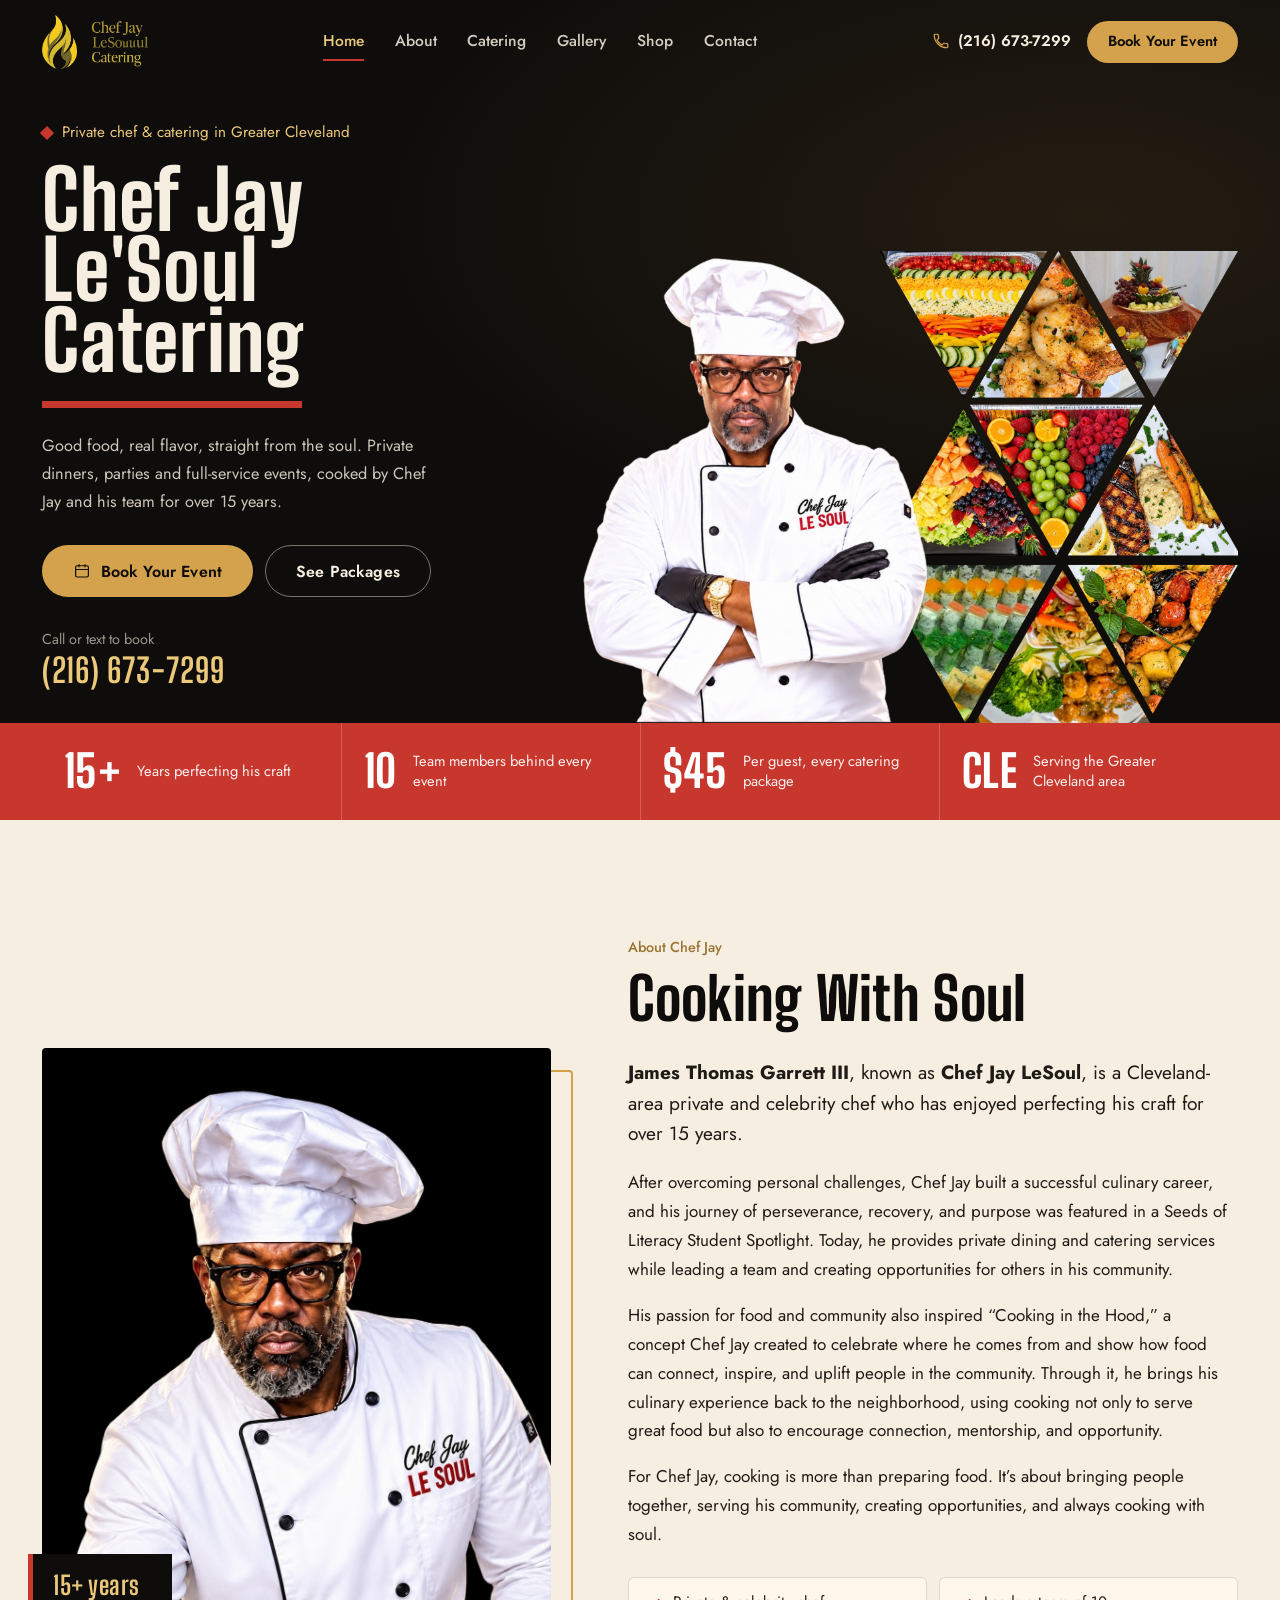
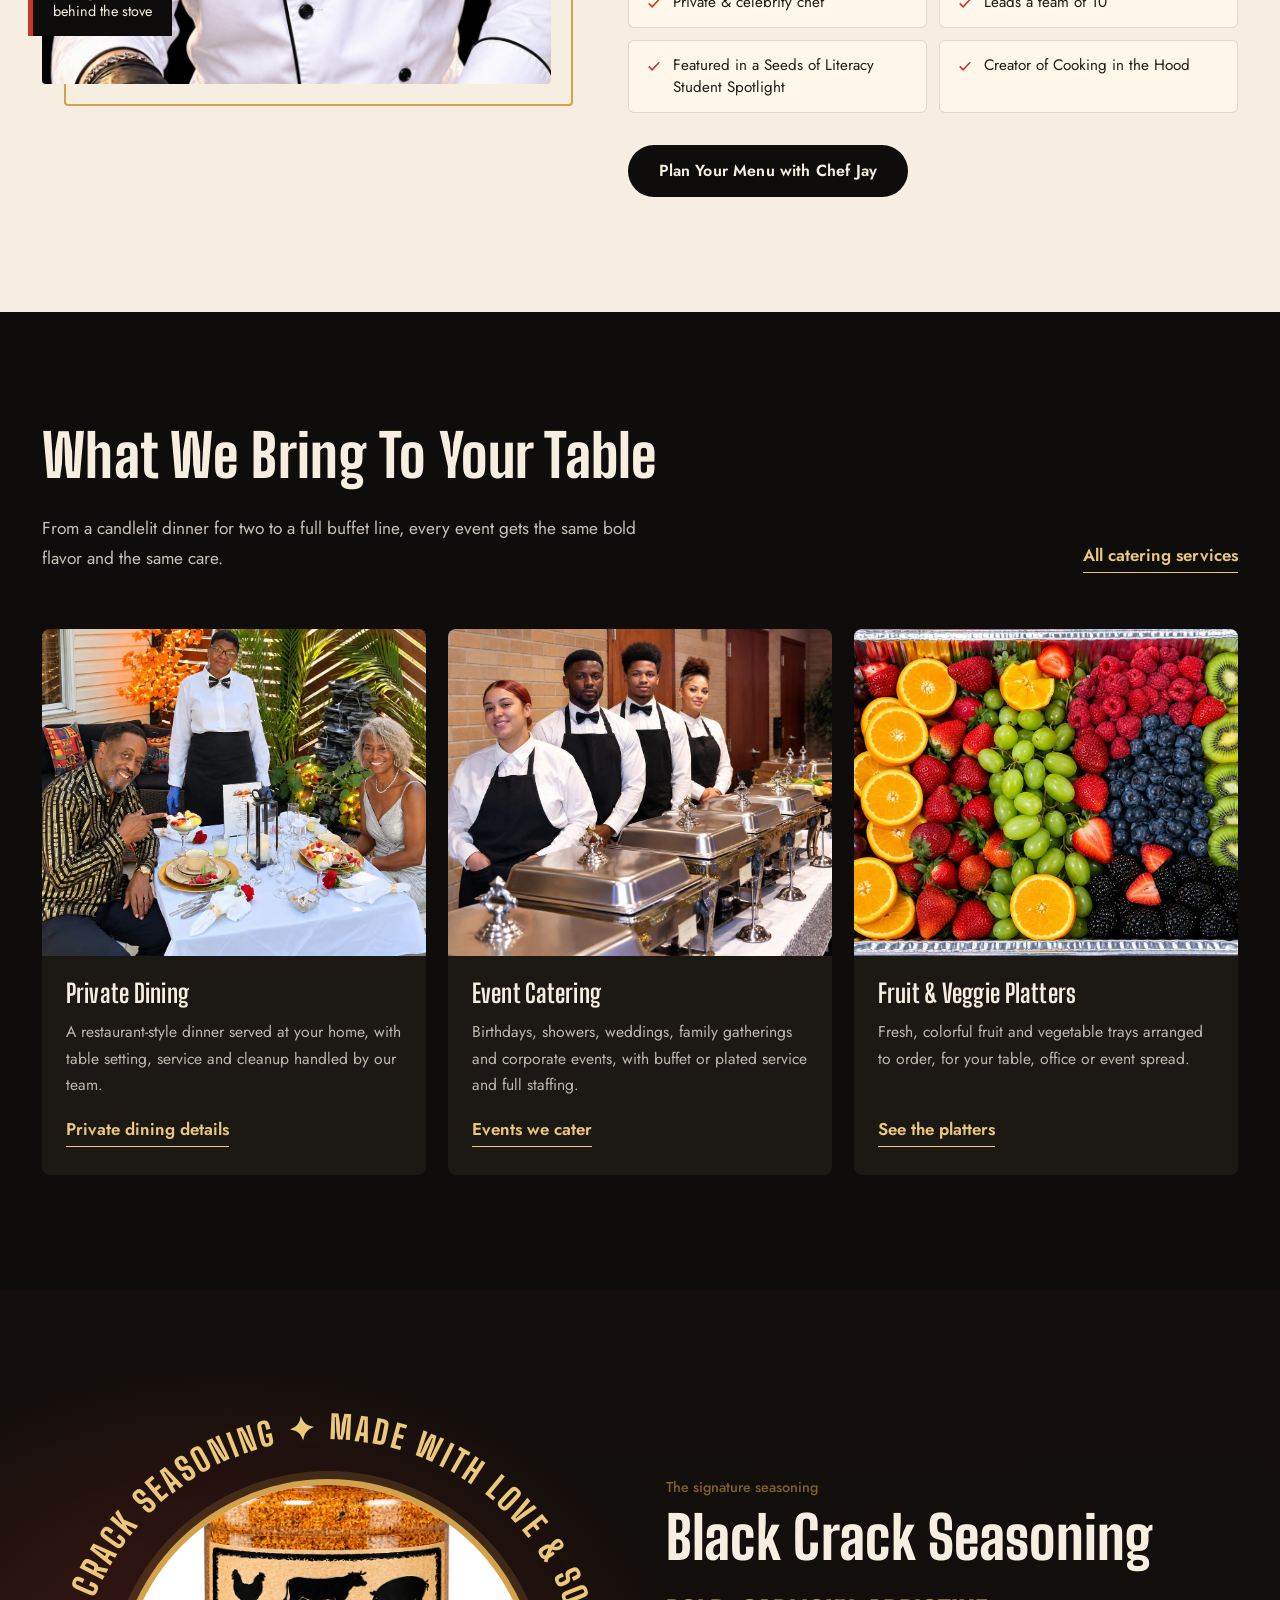
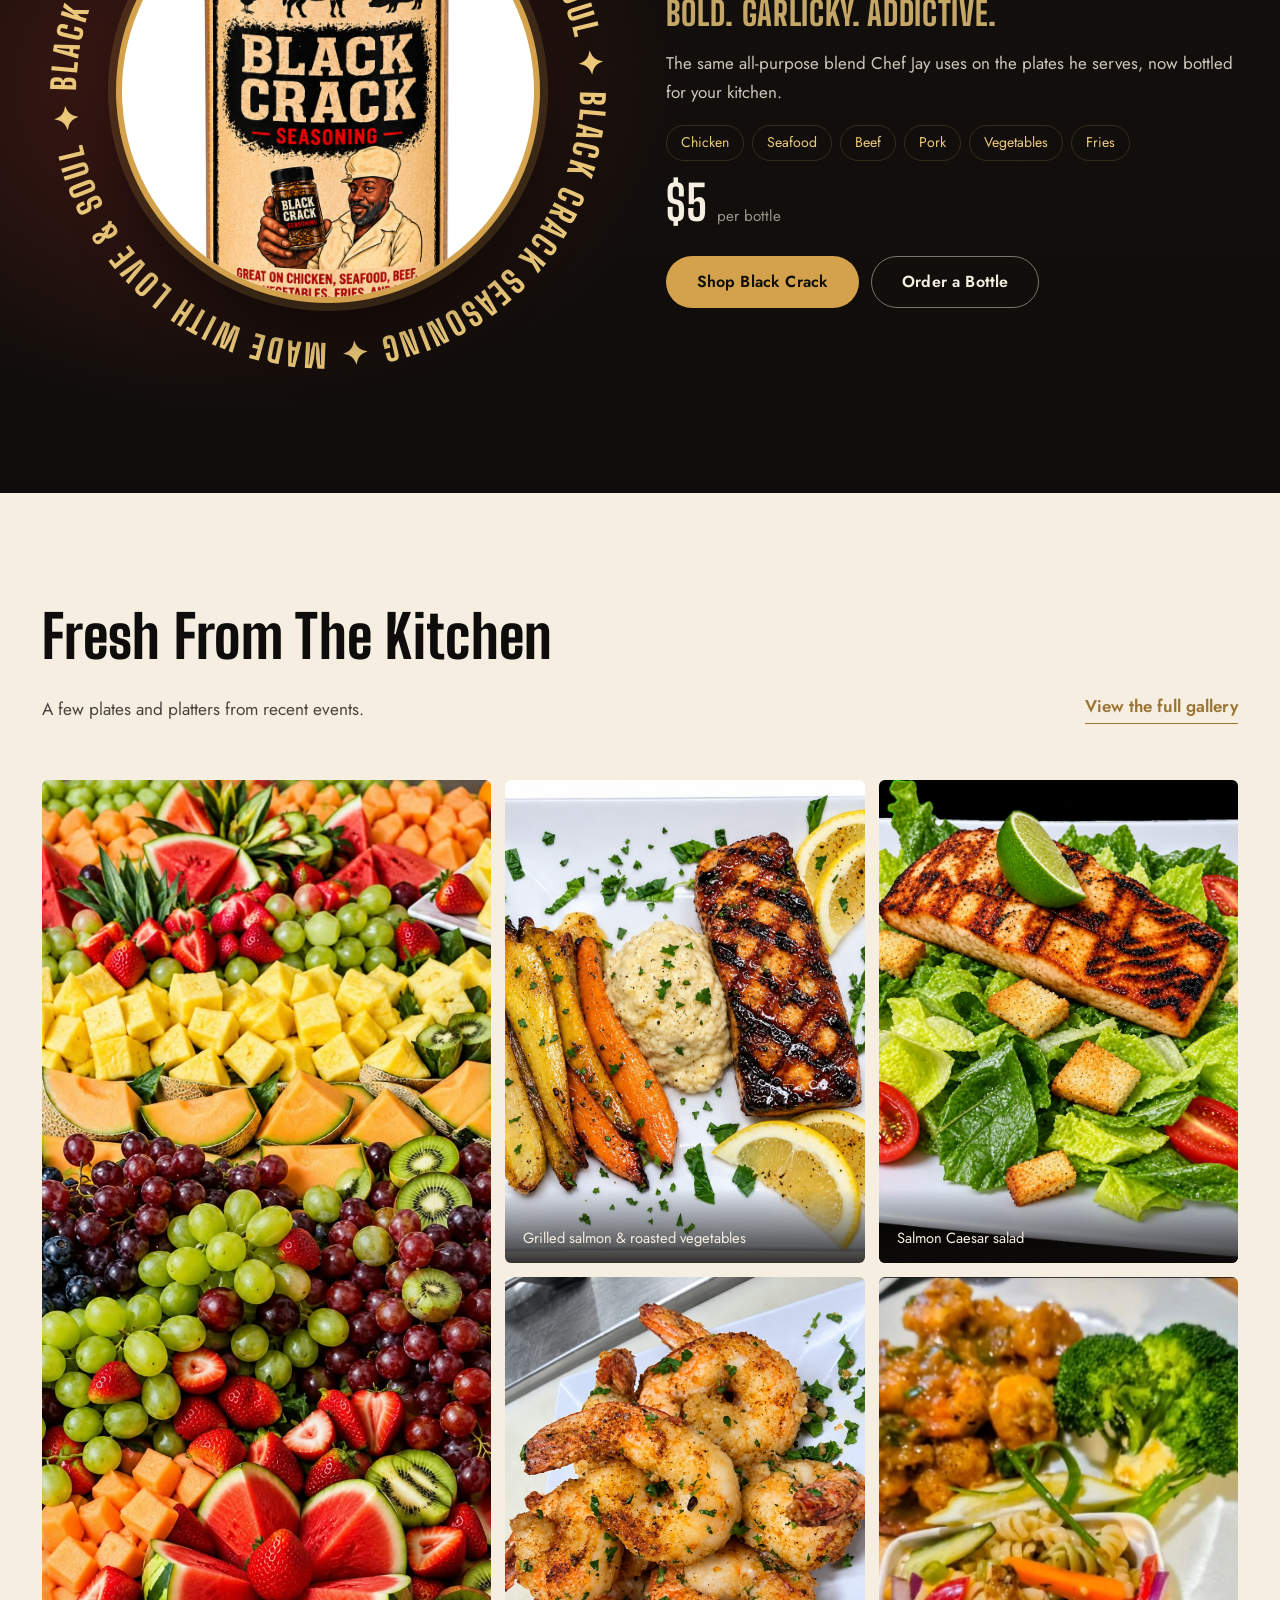
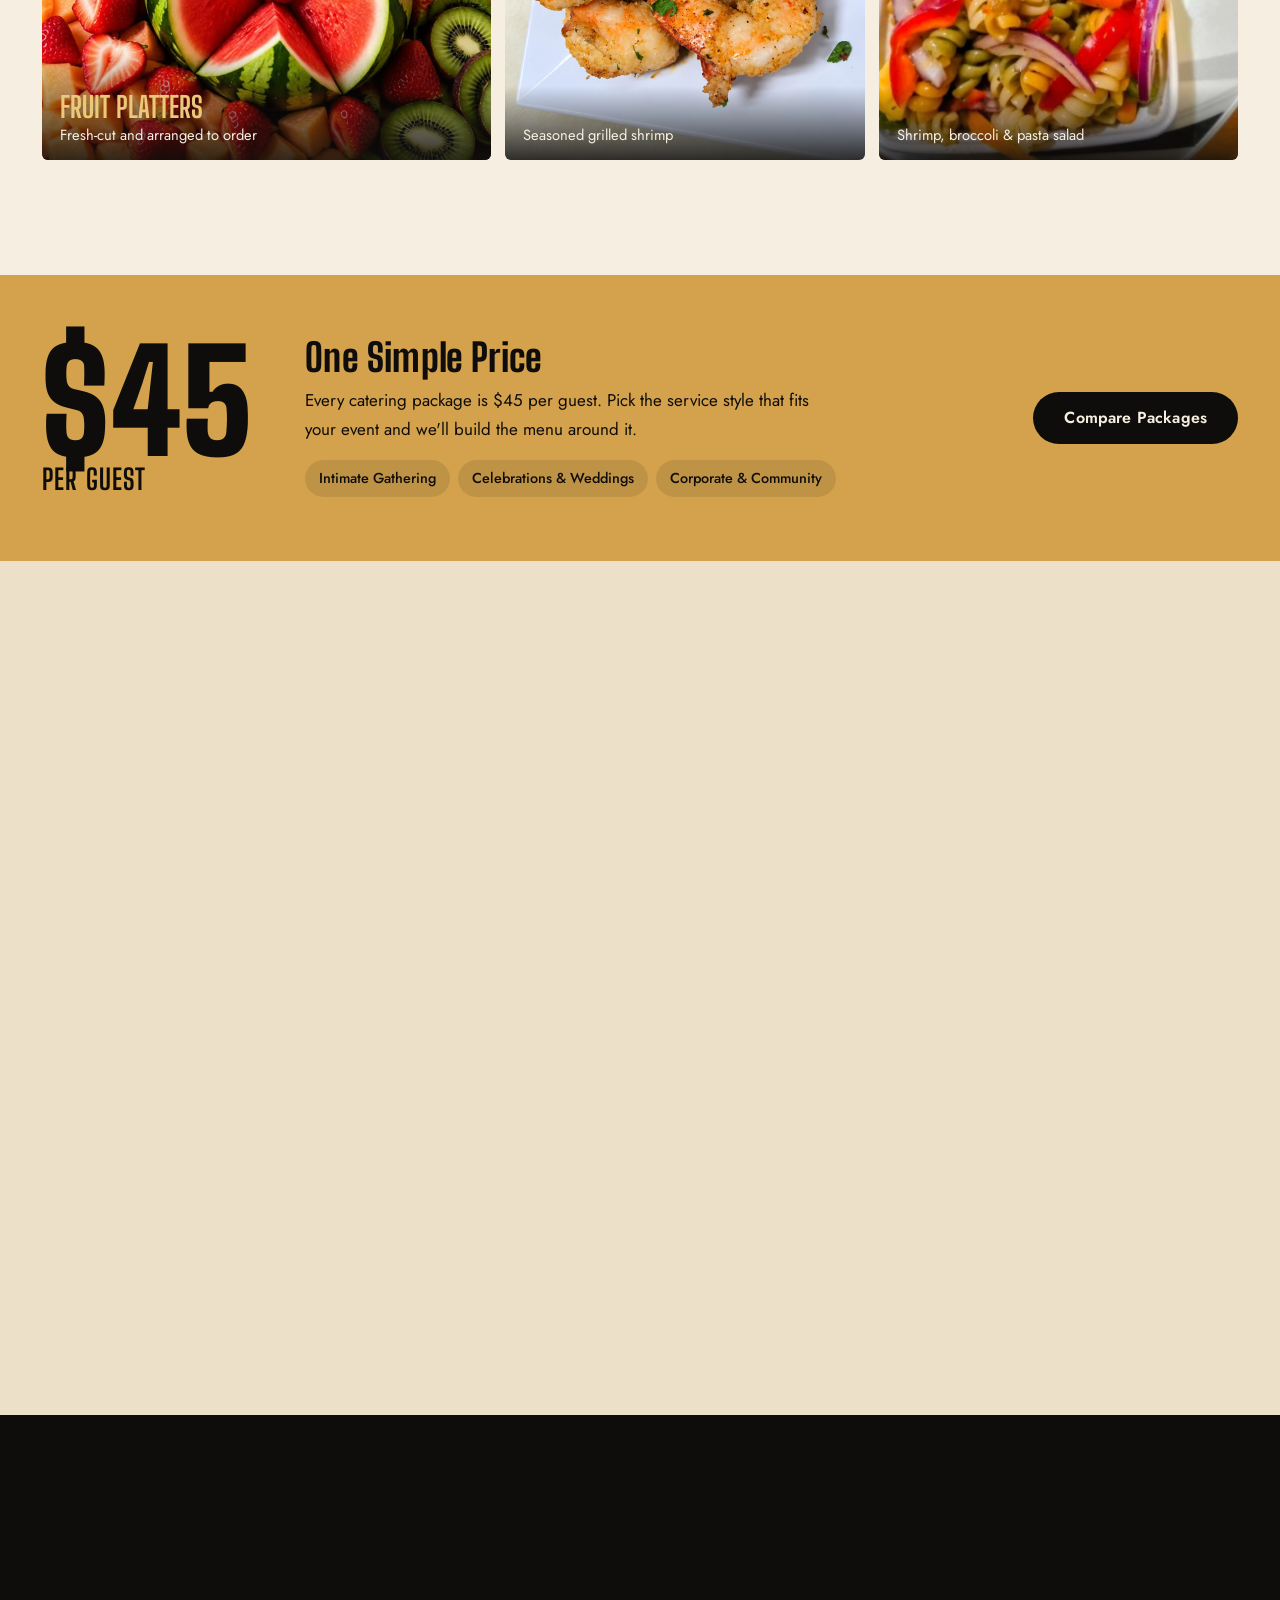
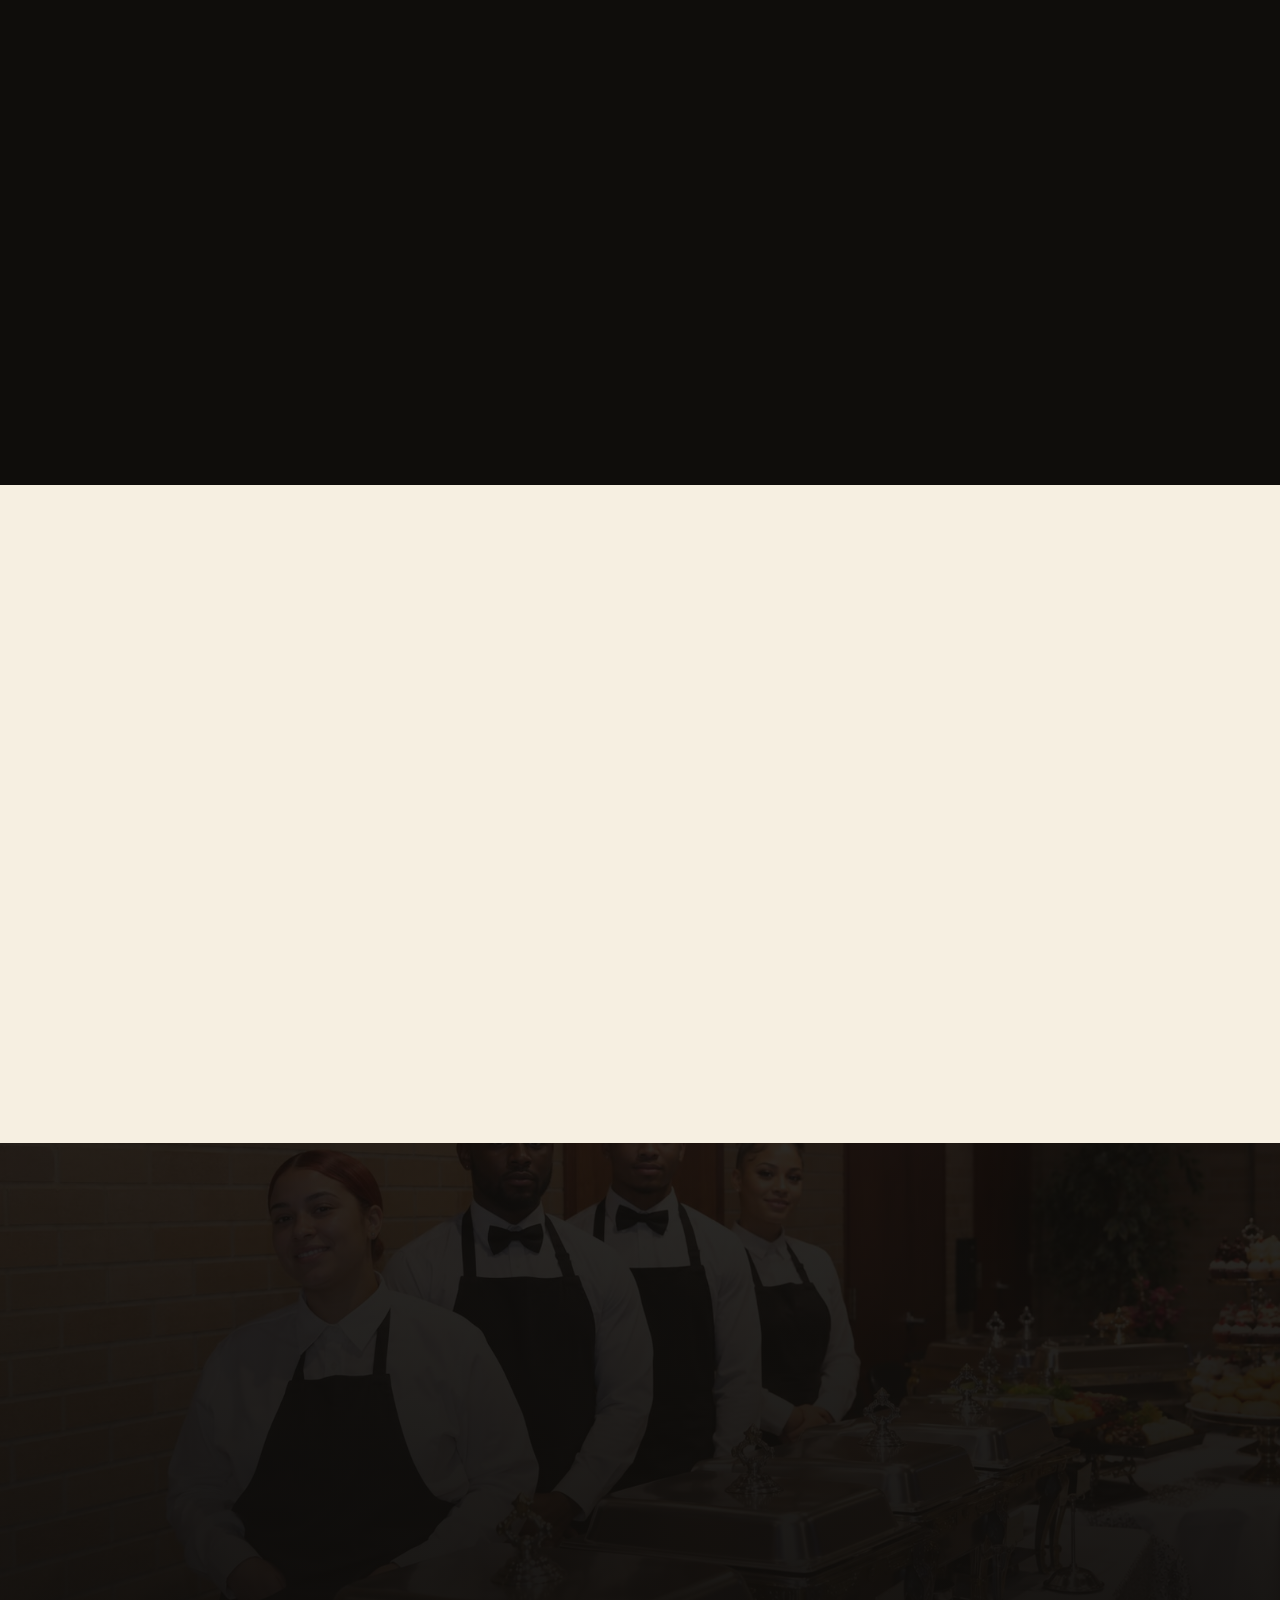
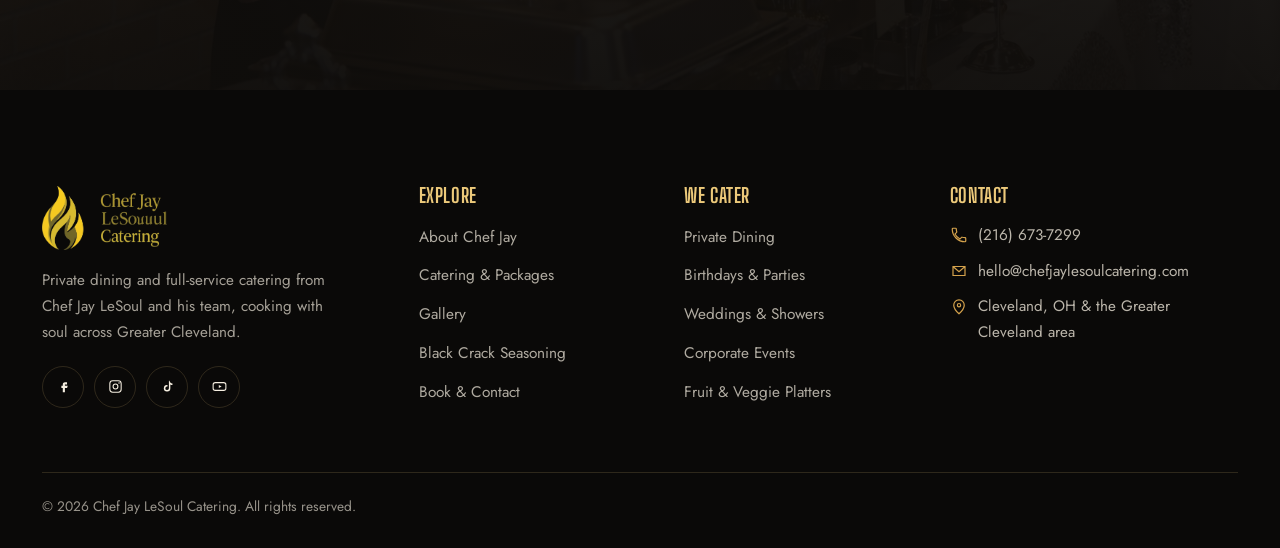
<file: index.html>
<!doctype html>
<html lang="en">
<head>
<meta charset="UTF-8">
<meta name="viewport" content="width=device-width, initial-scale=1, viewport-fit=cover">
<title>Chef Jay LeSoul Catering | Private Chef &amp; Soul Food Catering in Cleveland, OH</title>
<meta name="description" content="Chef Jay LeSoul Catering brings soulful private dining, event catering and fruit &amp; veggie platters to Greater Cleveland. Every package $45 per guest. Home of Black Crack Seasoning.">
<link rel="canonical" href="https://www.chefjaylesoulcatering.com/">
<meta property="og:type" content="website">
<meta property="og:site_name" content="Chef Jay LeSoul Catering">
<meta property="og:title" content="Chef Jay LeSoul Catering | Private Chef &amp; Soul Food Catering in Cleveland, OH">
<meta property="og:description" content="Chef Jay LeSoul Catering brings soulful private dining, event catering and fruit &amp; veggie platters to Greater Cleveland. Every package $45 per guest. Home of Black Crack Seasoning.">
<meta property="og:image" content="https://www.chefjaylesoulcatering.com/assets/images/hero-plating.jpg">
<meta property="og:url" content="https://www.chefjaylesoulcatering.com/">
<meta name="twitter:card" content="summary_large_image">
<meta name="theme-color" content="#0f0d0b">
<meta name="robots" content="index, follow">
<meta name="geo.placename" content="Cleveland, Ohio">
<meta name="geo.region" content="US-OH">
<link rel="icon" type="image/png" href="assets/images/fav.png">
<link rel="apple-touch-icon" href="assets/images/fav.png">
<link rel="preconnect" href="https://fonts.googleapis.com">
<link rel="preconnect" href="https://fonts.gstatic.com" crossorigin>
<link href="https://fonts.googleapis.com/css2?family=Big+Shoulders+Display:wght@600;700;800;900&family=Jost:wght@400;500;600;700&display=swap" rel="stylesheet">
<link rel="stylesheet" href="assets/css/style.css">
<script type="application/ld+json">
{
  "@context": "https://schema.org",
  "@type": "Caterer",
  "name": "Chef Jay LeSoul Catering",
  "founder": { "@type": "Person", "name": "James Thomas Garrett III", "alternateName": "Chef Jay LeSoul", "jobTitle": "Private & Celebrity Chef" },
  "image": "https://www.chefjaylesoulcatering.com/assets/images/hero-plating.jpg",
  "logo": "https://www.chefjaylesoulcatering.com/assets/images/logo.png",
  "telephone": "+1-216-673-7299",
  "priceRange": "$45 per guest",
  "servesCuisine": ["Soul Food", "American"],
  "address": { "@type": "PostalAddress", "addressLocality": "Cleveland", "addressRegion": "OH", "addressCountry": "US" },
  "areaServed": "Greater Cleveland, Ohio",
  "url": "https://www.chefjaylesoulcatering.com/"
}
</script>
</head>
<body class="page-home">
<a class="sr-only" href="#main">Skip to content</a>
<header class="site-header">
  <div class="container header-inner">
    <a href="index.html" class="brand" aria-label="Chef Jay LeSoul Catering home">
      <img src="assets/images/logo.png" alt="Chef Jay LeSoul Catering" width="137" height="70">
    </a>
    <nav class="main-nav" aria-label="Primary">
      <a href="index.html" class="active">Home</a>
      <a href="index.html#about">About</a>
      <a href="catering.html">Catering</a>
      <a href="gallery.html">Gallery</a>
      <a href="shop.html">Shop</a>
      <a href="order.html">Contact</a>
    </nav>
    <div class="header-actions">
      <a href="tel:+12166737299" class="header-phone"><svg width="18" height="18" viewBox="0 0 24 24" fill="none" aria-hidden="true"><path d="M6.6 10.8c1.4 2.8 3.8 5.1 6.6 6.6l2.2-2.2c.3-.3.7-.4 1-.2 1.1.4 2.3.6 3.6.6.6 0 1 .4 1 1V20c0 .6-.4 1-1 1C10.6 21 3 13.4 3 4c0-.6.4-1 1-1h3.4c.6 0 1 .4 1 1 0 1.3.2 2.5.6 3.6.1.4 0 .8-.2 1l-2.2 2.2Z" stroke="currentColor" stroke-width="1.6"/></svg> (216) 673-7299</a>
      <a href="order.html" class="btn btn-gold btn-sm">Book Your Event</a>
      <button class="nav-toggle" aria-label="Open menu" aria-expanded="false" aria-controls="nav-drawer"><span></span></button>
    </div>
  </div>
</header>

<div class="nav-drawer" id="nav-drawer" aria-hidden="true">
  <nav aria-label="Mobile">
      <a href="index.html" class="active">Home <small>Welcome</small></a>
      <a href="index.html#about">About <small>Chef Jay</small></a>
      <a href="catering.html">Catering <small>From $45/guest</small></a>
      <a href="gallery.html">Gallery <small>Food &amp; events</small></a>
      <a href="shop.html">Shop <small>Black Crack</small></a>
      <a href="order.html">Contact <small>Book now</small></a>
  </nav>
  <div class="drawer-foot">
    <a href="order.html" class="btn btn-gold"><svg width="18" height="18" viewBox="0 0 24 24" fill="none" aria-hidden="true"><rect x="3.5" y="5" width="17" height="15" rx="2" stroke="currentColor" stroke-width="1.6"/><path d="M3.5 10h17M8 3v4M16 3v4" stroke="currentColor" stroke-width="1.6"/></svg> Book Your Event</a>
    <a href="tel:+12166737299" class="btn btn-ghost"><svg width="18" height="18" viewBox="0 0 24 24" fill="none" aria-hidden="true"><path d="M6.6 10.8c1.4 2.8 3.8 5.1 6.6 6.6l2.2-2.2c.3-.3.7-.4 1-.2 1.1.4 2.3.6 3.6.6.6 0 1 .4 1 1V20c0 .6-.4 1-1 1C10.6 21 3 13.4 3 4c0-.6.4-1 1-1h3.4c.6 0 1 .4 1 1 0 1.3.2 2.5.6 3.6.1.4 0 .8-.2 1l-2.2 2.2Z" stroke="currentColor" stroke-width="1.6"/></svg> Call (216) 673-7299</a>
  </div>
</div>

<main id="main">

<!-- ============ HERO (poster layout + live triangle mosaic) ============ -->
<section class="hero-poster" aria-label="Introduction">
  <div class="container hero-grid">
    <div class="hero-copy">
      <p class="eyebrow">Private chef &amp; catering in Greater Cleveland</p>
      <h1><span>Chef Jay</span><span>Le'Soul</span><span>Catering</span></h1>
      <span class="rule"></span>
      <p class="hero-lede">Good food, real flavor, straight from the soul. Private dinners, parties and full-service events, cooked by Chef Jay and his team for over 15 years.</p>
      <div class="btn-row">
        <a href="order.html" class="btn btn-gold"><svg width="18" height="18" viewBox="0 0 24 24" fill="none" aria-hidden="true"><rect x="3.5" y="5" width="17" height="15" rx="2" stroke="currentColor" stroke-width="1.6"/><path d="M3.5 10h17M8 3v4M16 3v4" stroke="currentColor" stroke-width="1.6"/></svg> Book Your Event</a>
        <a href="catering.html" class="btn btn-ghost">See Packages</a>
      </div>
      <div class="hero-call">
        <span>Call or text to book</span>
        <a href="tel:+12166737299">(216) 673-7299</a>
      </div>
    </div>
    <div class="hero-media">
      <!-- <div class="mosaic" data-mosaic data-pool="private-dinner-2.jpeg,gallery-img-4.jpeg,gallery-img-1.jpeg,gallery-img-2.jpeg">
        <div class="tri down" style="--r:0;--c:1;--d:2" aria-hidden="false"><img src="assets/images/home-img-2.jpeg" alt="Grilled salmon with roasted potatoes and carrots"></div>
        <div class="tri" style="--r:0;--c:2;--d:4" aria-hidden="false"><img src="assets/images/gallery-11.jpeg" alt="Fresh fruit platter"></div>
        <div class="tri down" style="--r:0;--c:3;--d:6" aria-hidden="false"><img src="assets/images/home-img-4.jpeg" alt="Seasoned grilled shrimp" loading="lazy"></div>
        <div class="tri gold" style="--r:0;--c:4;--d:8" aria-hidden="true"><img src="assets/images/fav.png" alt=""></div>
        <div class="tri down" style="--r:0;--c:5;--d:10" aria-hidden="false"><img src="assets/images/gallery-15.jpeg" alt="Rainbow vegetable tray" loading="lazy"></div>
        <div class="tri down" style="--r:1;--c:0;--d:1" aria-hidden="false"><img src="assets/images/hero-plating.jpg" alt="Chef Jay LeSoul in his chef whites" style="object-position:50% 22%"></div>
        <div class="tri" style="--r:1;--c:1;--d:3" aria-hidden="false"><img src="assets/images/home-img-3.jpeg" alt="Grilled salmon Caesar salad"></div>
        <div class="tri down red" style="--r:1;--c:2;--d:5" aria-hidden="true"></div>
        <div class="tri" style="--r:1;--c:3;--d:7" aria-hidden="false"><img src="assets/images/gallery-12.jpeg" alt="Fruit tray with berries, kiwi and pineapple" loading="lazy"></div>
        <div class="tri down" style="--r:1;--c:4;--d:9" aria-hidden="false"><img src="assets/images/home-img-5.jpeg" alt="Shrimp with broccoli and pasta salad" loading="lazy"></div>
        <div class="tri" style="--r:1;--c:5;--d:11" aria-hidden="false"><img src="assets/images/gallery-img-5.jpeg" alt="Catering team behind a hot buffet line" loading="lazy"></div>
        <div class="tri down" style="--r:1;--c:6;--d:13" aria-hidden="false"><img src="assets/images/gallery-14.jpeg" alt="Fruit platter with melon and grapes" loading="lazy"></div>
        <div class="tri down" style="--r:2;--c:1;--d:4" aria-hidden="false"><img src="assets/images/gallery-10.jpeg" alt="Party platter"></div>
        <div class="tri" style="--r:2;--c:2;--d:6" aria-hidden="false"><img src="assets/images/private-dinner-1.jpeg" alt="Private dinner table set outdoors" loading="lazy"></div>
        <div class="tri down" style="--r:2;--c:3;--d:8" aria-hidden="false"><img src="assets/images/gallery-13.jpeg" alt="Fruit display at an event" loading="lazy"></div>
        <div class="tri" style="--r:2;--c:4;--d:10" aria-hidden="false"><img src="assets/images/gallery-img-6.jpeg" alt="Plated entr&#xE9;es ready to serve" loading="lazy"></div>
        <div class="tri down" style="--r:2;--c:5;--d:12" aria-hidden="false"><img src="assets/images/gallery-img-7.jpeg" alt="Catering trays ready for an event" loading="lazy"></div>
        <div class="tri" style="--r:2;--c:6;--d:14" aria-hidden="false"><img src="assets/images/gallery-img-8.jpeg" alt="Chef Jay with a fruit spread" loading="lazy"></div>
      </div> -->
      <img src="assets/images/hero-img-bg.png" alt="hero img" class="img-fluid">
    </div>
  </div>
</section>

<!-- ============ FACTS ============ -->
<section class="facts" aria-label="At a glance">
  <div class="container">
    <ul>
      <li><strong>15+</strong><span>Years perfecting his craft</span></li>
      <li><strong>10</strong><span>Team members behind every event</span></li>
      <li><strong>$45</strong><span>Per guest, every catering package</span></li>
      <li><strong>CLE</strong><span>Serving the Greater Cleveland area</span></li>
    </ul>
  </div>
</section>

<!-- ============ ABOUT ============ -->
<section class="section" id="about">
  <div class="container about">
    <div class="about-media reveal">
      <img src="assets/images/chef-jay-kitchen.jpg" alt="Chef Jay LeSoul in chef whites holding tongs in the kitchen" loading="lazy" width="1080" height="1692">
      <p class="tag"><b>15+ years</b>behind the stove</p>
    </div>
    <div class="about-copy reveal">
      <p class="kicker">About Chef Jay</p>
      <h2>Cooking with soul</h2>
      <p class="lede"><strong>James Thomas Garrett III</strong>, known as <strong>Chef Jay LeSoul</strong>, is a Cleveland-area private and celebrity chef who has enjoyed perfecting his craft for over 15 years.</p>
      <p>After overcoming personal challenges, Chef Jay built a successful culinary career, and his journey of perseverance, recovery, and purpose was featured in a Seeds of Literacy Student Spotlight. Today, he provides private dining and catering services while leading a team and creating opportunities for others in his community.</p>
      <p>His passion for food and community also inspired “Cooking in the Hood,” a concept Chef Jay created to celebrate where he comes from and show how food can connect, inspire, and uplift people in the community. Through it, he brings his culinary experience back to the neighborhood, using cooking not only to serve great food but also to encourage connection, mentorship, and opportunity.</p>
      <p>For Chef Jay, cooking is more than preparing food. It’s about bringing people together, serving his community, creating opportunities, and always cooking with soul.</p>
      <ul class="highlights">
        <li><svg width="18" height="18" viewBox="0 0 24 24" fill="none" aria-hidden="true"><path d="M5 12.5l4.5 4.5L19 7" stroke="currentColor" stroke-width="2.2"/></svg><span>Private &amp; celebrity chef</span></li>
        <li><svg width="18" height="18" viewBox="0 0 24 24" fill="none" aria-hidden="true"><path d="M5 12.5l4.5 4.5L19 7" stroke="currentColor" stroke-width="2.2"/></svg><span>Leads a team of 10</span></li>
        <li><svg width="18" height="18" viewBox="0 0 24 24" fill="none" aria-hidden="true"><path d="M5 12.5l4.5 4.5L19 7" stroke="currentColor" stroke-width="2.2"/></svg><span>Featured in a Seeds of Literacy Student Spotlight</span></li>
        <li><svg width="18" height="18" viewBox="0 0 24 24" fill="none" aria-hidden="true"><path d="M5 12.5l4.5 4.5L19 7" stroke="currentColor" stroke-width="2.2"/></svg><span>Creator of Cooking in the Hood</span></li>
      </ul>
      <a href="order.html" class="btn btn-dark">Plan Your Menu with Chef Jay</a>
    </div>
  </div>
</section>

<!-- ============ SERVICES ============ -->
<section class="section on-dark">
  <div class="container">
    <div class="section-head split-head reveal">
      <div>
        <h2>What we bring to your table</h2>
        <p>From a candlelit dinner for two to a full buffet line, every event gets the same bold flavor and the same care.</p>
      </div>
      <a href="catering.html" class="text-link">All catering services</a>
    </div>
    <div class="svc-grid reveal">
      <article class="svc">
        <div class="svc-img"><img src="assets/images/private-dinner-1.jpeg" alt="Private dinner table set outdoors with a server in bow tie" loading="lazy"></div>
        <div class="svc-body">
          <h3>Private Dining</h3>
          <p>A restaurant-style dinner served at your home, with table setting, service and cleanup handled by our team.</p>
          <a href="catering.html#private-dining" class="text-link">Private dining details</a>
        </div>
      </article>
      <article class="svc">
        <div class="svc-img"><img src="assets/images/gallery-img-5.jpeg" alt="Chef Jay's catering team serving from a buffet line" loading="lazy"></div>
        <div class="svc-body">
          <h3>Event Catering</h3>
          <p>Birthdays, showers, weddings, family gatherings and corporate events, with buffet or plated service and full staffing.</p>
          <a href="catering.html#occasions" class="text-link">Events we cater</a>
        </div>
      </article>
      <article class="svc">
        <div class="svc-img"><img src="assets/images/gallery-12.jpeg" alt="Fruit tray with strawberries, blueberries, kiwi and pineapple" loading="lazy"></div>
        <div class="svc-body">
          <h3>Fruit &amp; Veggie Platters</h3>
          <p>Fresh, colorful fruit and vegetable trays arranged to order, for your table, office or event spread.</p>
          <a href="catering.html#platters" class="text-link">See the platters</a>
        </div>
      </article>
    </div>
  </div>
</section>

<!-- ============ BLACK CRACK INTRO ============ -->
<section class="section seasoning" id="black-crack">
  <div class="container seasoning-grid">
    <div class="reveal">
      <div class="spin-badge">
        <svg class="ring" viewBox="0 0 300 300" aria-hidden="true">
          <defs><path id="ringPath" d="M150,150 m-132,0 a132,132 0 1,1 264,0 a132,132 0 1,1 -264,0"/></defs>
          <text><textPath href="#ringPath" textLength="822" lengthAdjust="spacing">Black Crack Seasoning &#x2726; Made with love &amp; soul &#x2726; Black Crack Seasoning &#x2726; Made with love &amp; soul &#x2726;</textPath></text>
        </svg>
        <div class="disc">
          <video src="assets/images/searoning-video.mp4" poster="assets/images/black-crack.png" autoplay muted loop playsinline preload="metadata" aria-label="Animated Black Crack Seasoning logo with Chef Jay holding the bottle"></video>
        </div>
      </div>
    </div>
    <div class="reveal">
      <p class="kicker">The signature seasoning</p>
      <h2>Black Crack Seasoning</h2>
      <p class="punch">Bold. Garlicky. Addictive.</p>
      <p>The same all-purpose blend Chef Jay uses on the plates he serves, now bottled for your kitchen.</p>
      <ul class="uses"><li>Chicken</li><li>Seafood</li><li>Beef</li><li>Pork</li><li>Vegetables</li><li>Fries</li></ul>
      <div class="price-line"><b>$5</b><span>per bottle</span></div>
      <div class="btn-row">
        <a href="shop.html" class="btn btn-gold">Shop Black Crack</a>
        <a href="order.html#seasoning" class="btn btn-ghost">Order a Bottle</a>
      </div>
    </div>
    <!-- <div class="held-photo reveal">
      <img src="assets/images/black-crack-bottle.jpg" alt="Chef Jay LeSoul holding a bottle of Black Crack Seasoning" loading="lazy" width="1080" height="1328">
    </div> -->
  </div>
</section>

<!-- ============ FROM THE KITCHEN ============ -->
<section class="section">
  <div class="container">
    <div class="section-head split-head reveal">
      <div>
        <h2>Fresh from the kitchen</h2>
        <p>A few plates and platters from recent events.</p>
      </div>
      <a href="gallery.html" class="text-link">View the full gallery</a>
    </div>
    <div class="kitchen reveal">
      <figure class="feature"><img src="assets/images/gallery-11.jpeg" alt="Colorful fresh fruit platter with berries, grapes, kiwi and pineapple" loading="lazy"><figcaption><b>Fruit platters</b>Fresh-cut and arranged to order</figcaption></figure>
      <figure class=""><img src="assets/images/home-img-2.jpeg" alt="Grilled salmon with roasted potatoes, carrots and lemon" loading="lazy"><figcaption>Grilled salmon &amp; roasted vegetables</figcaption></figure>
      <figure class=""><img src="assets/images/home-img-3.jpeg" alt="Grilled salmon over Caesar salad with cherry tomatoes" loading="lazy"><figcaption>Salmon Caesar salad</figcaption></figure>
      <figure class=""><img src="assets/images/home-img-4.jpeg" alt="Seasoned grilled jumbo shrimp" loading="lazy"><figcaption>Seasoned grilled shrimp</figcaption></figure>
      <figure class=""><img src="assets/images/home-img-5.jpeg" alt="Seasoned shrimp with broccoli and pasta salad" loading="lazy"><figcaption>Shrimp, broccoli &amp; pasta salad</figcaption></figure>
    </div>
  </div>
</section>

<!-- ============ PRICE BAND ============ -->
<section class="price-band">
  <div class="container price-band-inner reveal">
    <div class="big">$45<small>per guest</small></div>
    <div>
      <h2>One simple price</h2>
      <p>Every catering package is $45 per guest. Pick the service style that fits your event and we'll build the menu around it.</p>
      <ul class="chips"><li>Intimate Gathering</li><li>Celebrations &amp; Weddings</li><li>Corporate &amp; Community</li></ul>
    </div>
    <a href="catering.html#packages" class="btn btn-dark">Compare Packages</a>
  </div>
</section>

<!-- ============ SHOP THE COLLECTION ============ -->
<section class="section on-paper">
  <div class="container">
    <div class="section-head center reveal">
      <h2>Shop the collection</h2>
      <p>Black Crack Seasoning is available now. More from Chef Jay's kitchen is on the way.</p>
    </div>
    <div class="collection reveal">
      <article class="product live">
        <span class="flag">Available now</span>
        <div class="p-art">
          <img src="assets/images/black-crack.png" alt="Bottle of Black Crack Seasoning" loading="lazy">
        </div>
        <h3>Black Crack Seasoning</h3>
        <p>The signature all-purpose blend. Bold, garlicky, addictive.</p>
        <a href="shop.html" class="btn btn-red btn-sm">Shop Now</a>
      </article>
      <article class="product">
        <div class="p-art">
          <img src="assets/images/cookbook.png" alt="Cook Book" loading="lazy">
        </div>
        <h3>Cookbook</h3>
        <p>Soulful recipes, family favorites, sides and desserts.</p>
        <span class="soon">Coming soon</span>
      </article>
      <article class="product">
        <div class="p-art"><img src="assets/images/utensils.png" alt="utensils" loading="lazy"></div>
        <h3>Kitchen Utensils</h3>
        <p>Quality tools to cook like a pro, the Jay LeSoul way.</p>
        <span class="soon">Coming soon</span>
      </article>
      <article class="product">
        <div class="p-art"><img src="assets/images/aprons.png" alt="Aprons" loading="lazy"></div>
        <h3>Aprons</h3>
        <p>Rep the brand while you cook. Comfortable and durable.</p>
        <span class="soon">Coming soon</span>
      </article>
      <article class="product">
        <div class="p-art"><img src="assets/images/hats.png" alt="Hats" loading="lazy"></div>
        <h3>Chef Hats</h3>
        <p>Classic chef style with Jay LeSoul flavor.</p>
        <span class="soon">Coming soon</span>
      </article>
      <article class="product">
        <div class="p-art"><img src="assets/images/gift.png" alt="Gift" loading="lazy"></div>
        <h3>Gift Sets</h3>
        <p>Seasoning, tools and style, all in one box.</p>
        <span class="soon">Coming soon</span>
      </article>
    </div>
  </div>
</section>

<!-- ============ COOKING IN THE HOOD ============ -->
<section class="section on-dark">
  <div class="container hood">
    <div class="hood-media reveal">
      <img src="assets/images/hero-private-dinner.jpg" alt="Cooking in the Hood with Jay Le Soul: Chef Jay behind a table of catered dishes" loading="lazy" width="1536" height="1024">
    </div>
    <div class="hood-copy reveal">
      <p class="kicker">Community initiative</p>
      <h2>Cooking in the Hood</h2>
      <span class="rule"></span>
      <p>Chef Jay coined Cooking in the Hood to bring quality, flavorful meals to people in his community who may not always be able to afford traditional catering.</p>
      <p>Good food, real people. If you're planning a neighborhood event, ask us about it.</p>
      <a href="order.html" class="btn btn-gold">Ask About Cooking in the Hood</a>
    </div>
  </div>
</section>

<!-- ============ MOMENTS STRIP ============ -->
<section class="section">
  <div class="container">
    <div class="section-head split-head reveal">
      <div>
        <h2>Moments we've served</h2>
        <p>The team, the tables and the people behind every event.</p>
      </div>
      <a href="gallery.html" class="btn btn-line btn-sm">Open Gallery</a>
    </div>
    <div class="strip reveal">
      <a href="gallery.html"><img src="assets/images/new-gallery-6.jpeg" alt="Team member presenting plated entr&#xE9;es" loading="lazy"></a>
      <a href="gallery.html"><img src="assets/images/new-gallery-5.jpeg" alt="Chef Jay at a private outdoor dinner" loading="lazy"></a>
      <a href="gallery.html"><img src="assets/images/new-gallery-4.jpeg" alt="Server in a Chef Jay LeSoul apron with catering trays" loading="lazy"></a>
      <a href="gallery.html"><img src="assets/images/new-gallery-3.jpeg" alt="Chef Jay with guests at an event" loading="lazy"></a>
      <a href="gallery.html"><img src="assets/images/new-gallery-2.jpeg" alt="Chef Jay with a guest beside a fruit display" loading="lazy"></a>
      <a href="gallery.html"><img src="assets/images/new-gallery-1.jpeg" alt="Chef Jay and a team member in chef hats" loading="lazy"></a>
    </div>
  </div>
</section>

<section class="cta-banner">
  <div class="cta-bg" style="background-image:url('assets/images/gallery-img-5.jpeg')" aria-hidden="true"></div>
  <div class="container reveal">
    <h2>Let's plan your next event</h2>
    <span class="rule center"></span>
    <p>Tell us your date, guest count and the flavors you love. We'll handle the rest, from menu to cleanup.</p>
    <div class="btn-row">
      <a href="order.html" class="btn btn-gold">Book Your Event</a>
      <a href="tel:+12166737299" class="btn btn-ghost"><svg width="18" height="18" viewBox="0 0 24 24" fill="none" aria-hidden="true"><path d="M6.6 10.8c1.4 2.8 3.8 5.1 6.6 6.6l2.2-2.2c.3-.3.7-.4 1-.2 1.1.4 2.3.6 3.6.6.6 0 1 .4 1 1V20c0 .6-.4 1-1 1C10.6 21 3 13.4 3 4c0-.6.4-1 1-1h3.4c.6 0 1 .4 1 1 0 1.3.2 2.5.6 3.6.1.4 0 .8-.2 1l-2.2 2.2Z" stroke="currentColor" stroke-width="1.6"/></svg> (216) 673-7299</a>
    </div>
  </div>
</section>
</main>

<footer class="site-footer">
  <div class="container">
    <div class="footer-grid">
      <div class="footer-brand">
        <img src="assets/images/logo.png" alt="Chef Jay LeSoul Catering" width="125" height="64" loading="lazy">
        <p>Private dining and full-service catering from Chef Jay LeSoul and his team, cooking with soul across Greater Cleveland.</p>
        <div class="social">
          <a href="#" aria-label="Facebook"><svg width="17" height="17" viewBox="0 0 24 24" fill="none"><path d="M14 9h3V6h-3c-1.7 0-3 1.3-3 3v2H9v3h2v6h3v-6h3l1-3h-4v-2c0-.6.4-1 1-1Z" fill="currentColor"/></svg></a>
          <a href="#" aria-label="Instagram"><svg width="17" height="17" viewBox="0 0 24 24" fill="none"><rect x="4" y="4" width="16" height="16" rx="4" stroke="currentColor" stroke-width="1.5"/><circle cx="12" cy="12" r="3.4" stroke="currentColor" stroke-width="1.5"/><circle cx="17" cy="7" r="1" fill="currentColor"/></svg></a>
          <a href="#" aria-label="TikTok"><svg width="17" height="17" viewBox="0 0 24 24" fill="none"><path d="M14 4v10.5a2.5 2.5 0 1 1-2-2.45V9.9a4.6 4.6 0 1 0 4 4.56V9.2a5.9 5.9 0 0 0 3 .8V7.9a3.9 3.9 0 0 1-3-1.5A3.9 3.9 0 0 1 15 4h-1Z" fill="currentColor"/></svg></a>
          <a href="#" aria-label="YouTube"><svg width="17" height="17" viewBox="0 0 24 24" fill="none"><rect x="3" y="6.5" width="18" height="11" rx="3" stroke="currentColor" stroke-width="1.5"/><path d="M11 10l4 2-4 2v-4Z" fill="currentColor"/></svg></a>
        </div>
      </div>
      <div class="footer-col">
        <h4>Explore</h4>
        <ul>
          <li><a href="index.html#about">About Chef Jay</a></li>
          <li><a href="catering.html">Catering &amp; Packages</a></li>
          <li><a href="gallery.html">Gallery</a></li>
          <li><a href="shop.html">Black Crack Seasoning</a></li>
          <li><a href="order.html">Book &amp; Contact</a></li>
        </ul>
      </div>
      <div class="footer-col">
        <h4>We Cater</h4>
        <ul>
          <li><a href="catering.html#private-dining">Private Dining</a></li>
          <li><a href="catering.html#occasions">Birthdays &amp; Parties</a></li>
          <li><a href="catering.html#occasions">Weddings &amp; Showers</a></li>
          <li><a href="catering.html#occasions">Corporate Events</a></li>
          <li><a href="catering.html#platters">Fruit &amp; Veggie Platters</a></li>
        </ul>
      </div>
      <div class="footer-col">
        <h4>Contact</h4>
        <ul class="footer-contact">
          <li><svg width="18" height="18" viewBox="0 0 24 24" fill="none" aria-hidden="true"><path d="M6.6 10.8c1.4 2.8 3.8 5.1 6.6 6.6l2.2-2.2c.3-.3.7-.4 1-.2 1.1.4 2.3.6 3.6.6.6 0 1 .4 1 1V20c0 .6-.4 1-1 1C10.6 21 3 13.4 3 4c0-.6.4-1 1-1h3.4c.6 0 1 .4 1 1 0 1.3.2 2.5.6 3.6.1.4 0 .8-.2 1l-2.2 2.2Z" stroke="currentColor" stroke-width="1.6"/></svg><a href="tel:+12166737299">(216) 673-7299</a></li>
          <li><svg width="18" height="18" viewBox="0 0 24 24" fill="none" aria-hidden="true"><path d="M4 6h16v12H4V6Zm0 0 8 7 8-7" stroke="currentColor" stroke-width="1.6"/></svg><a href="mailto:hello@chefjaylesoulcatering.com">hello@chefjaylesoulcatering.com</a></li>
          <li><svg width="18" height="18" viewBox="0 0 24 24" fill="none" aria-hidden="true"><path d="M12 21s7-6.3 7-11.5A7 7 0 0 0 5 9.5C5 14.7 12 21 12 21Z" stroke="currentColor" stroke-width="1.6"/><circle cx="12" cy="9.5" r="2.2" stroke="currentColor" stroke-width="1.6"/></svg><span>Cleveland, OH &amp; the Greater Cleveland area</span></li>
        </ul>
      </div>
    </div>
    <div class="footer-bottom">
      <span>&copy; <span data-year>2026</span> Chef Jay LeSoul Catering. All rights reserved.</span>
    </div>
  </div>
</footer>

<div class="mobile-bar" aria-label="Quick actions">
  <a href="tel:+12166737299" class="btn btn-ghost"><svg width="18" height="18" viewBox="0 0 24 24" fill="none" aria-hidden="true"><path d="M6.6 10.8c1.4 2.8 3.8 5.1 6.6 6.6l2.2-2.2c.3-.3.7-.4 1-.2 1.1.4 2.3.6 3.6.6.6 0 1 .4 1 1V20c0 .6-.4 1-1 1C10.6 21 3 13.4 3 4c0-.6.4-1 1-1h3.4c.6 0 1 .4 1 1 0 1.3.2 2.5.6 3.6.1.4 0 .8-.2 1l-2.2 2.2Z" stroke="currentColor" stroke-width="1.6"/></svg> Call</a>
  <a href="order.html" class="btn btn-gold"><svg width="18" height="18" viewBox="0 0 24 24" fill="none" aria-hidden="true"><rect x="3.5" y="5" width="17" height="15" rx="2" stroke="currentColor" stroke-width="1.6"/><path d="M3.5 10h17M8 3v4M16 3v4" stroke="currentColor" stroke-width="1.6"/></svg> Book Your Event</a>
</div>

<button class="back-to-top" aria-label="Back to top"><svg width="18" height="18" viewBox="0 0 24 24" fill="none" aria-hidden="true"><path d="M12 19V5M6 11l6-6 6 6" stroke="currentColor" stroke-width="2"/></svg></button>

<script src="assets/js/script.js"></script>
</body>
</html>
</file>
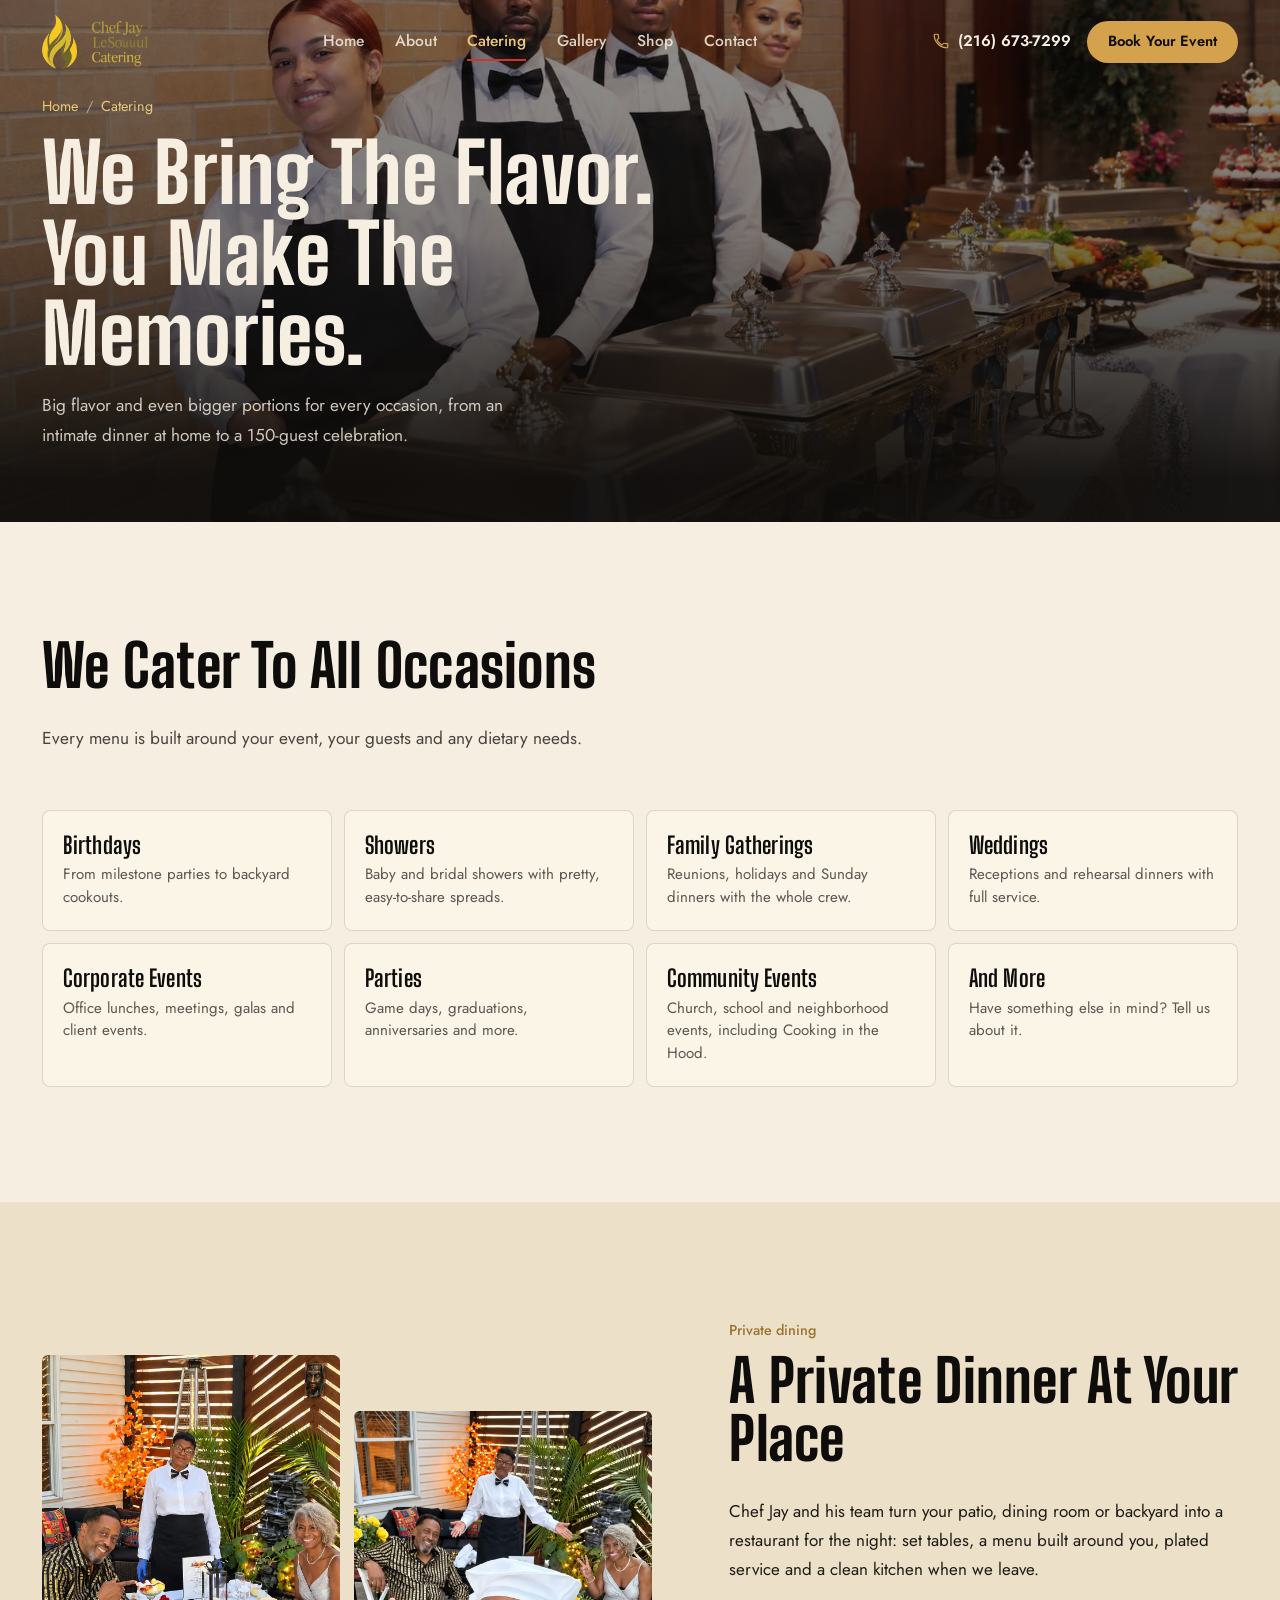
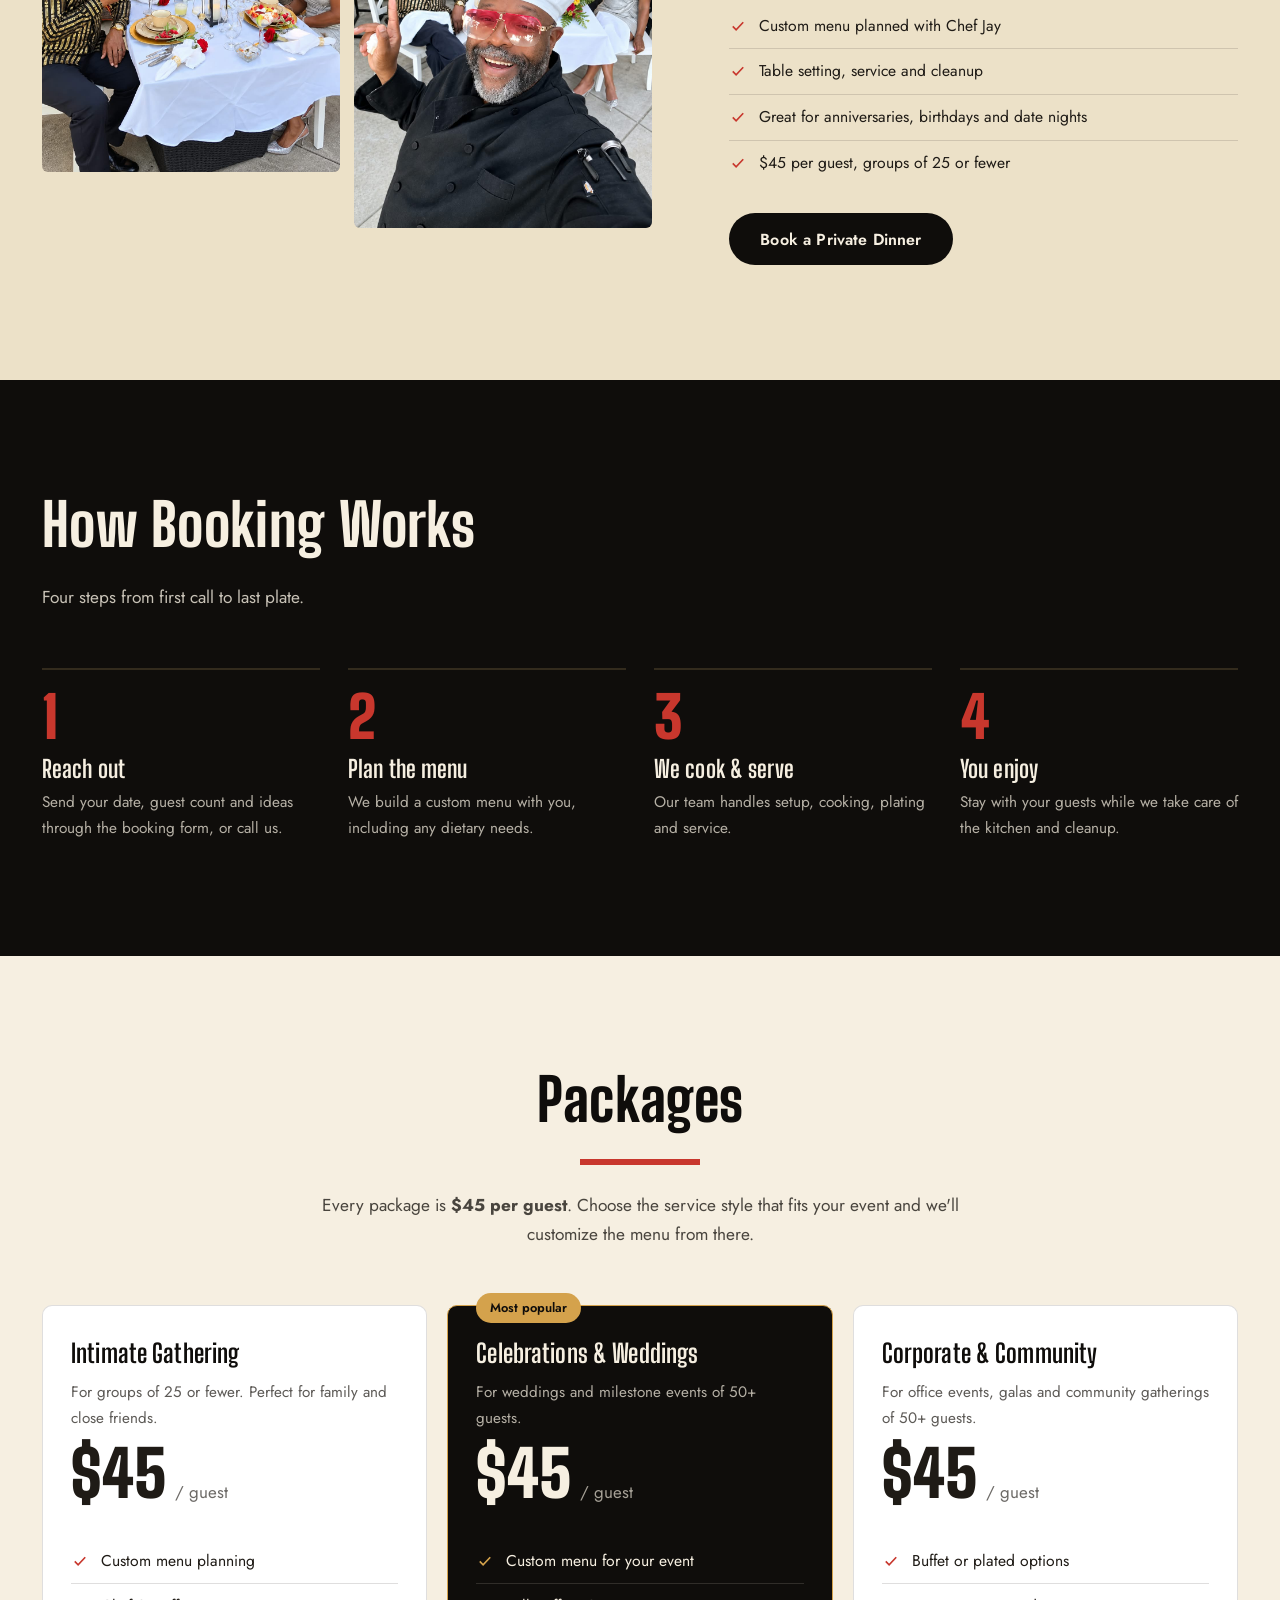
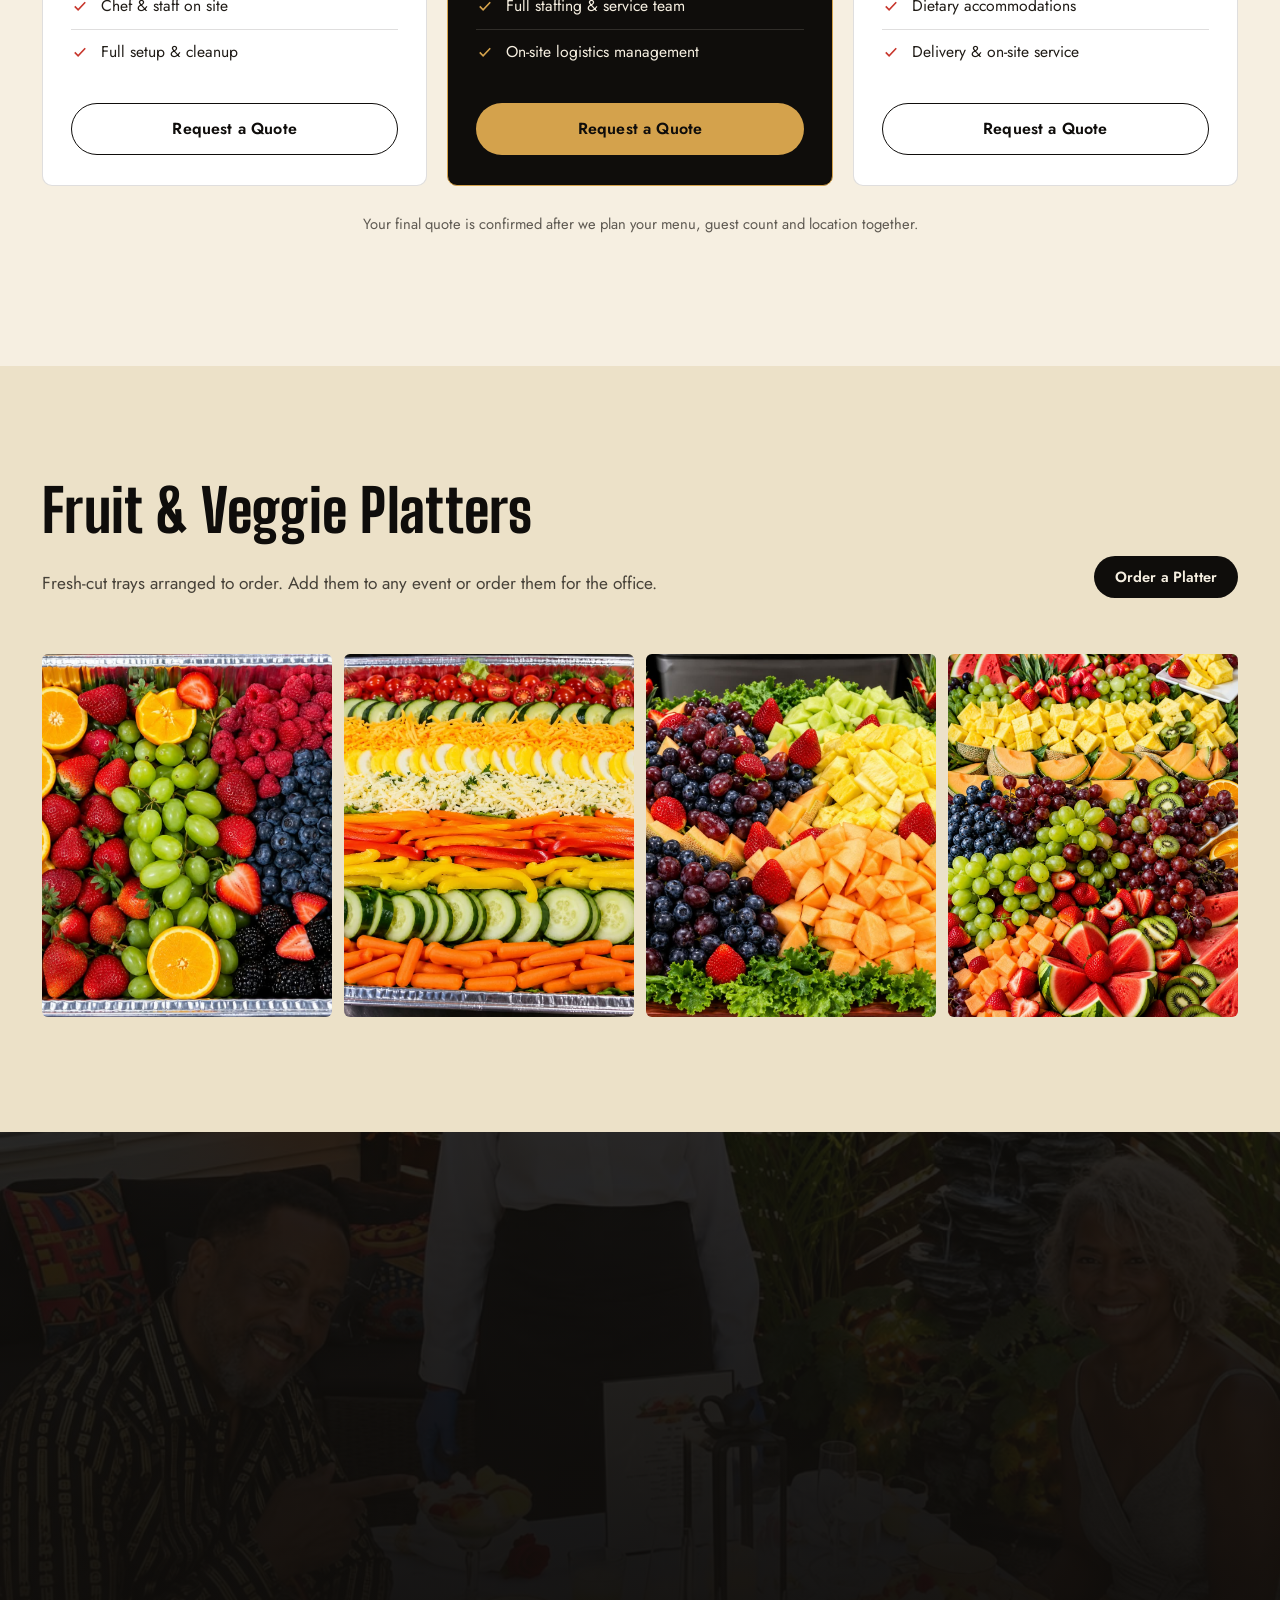
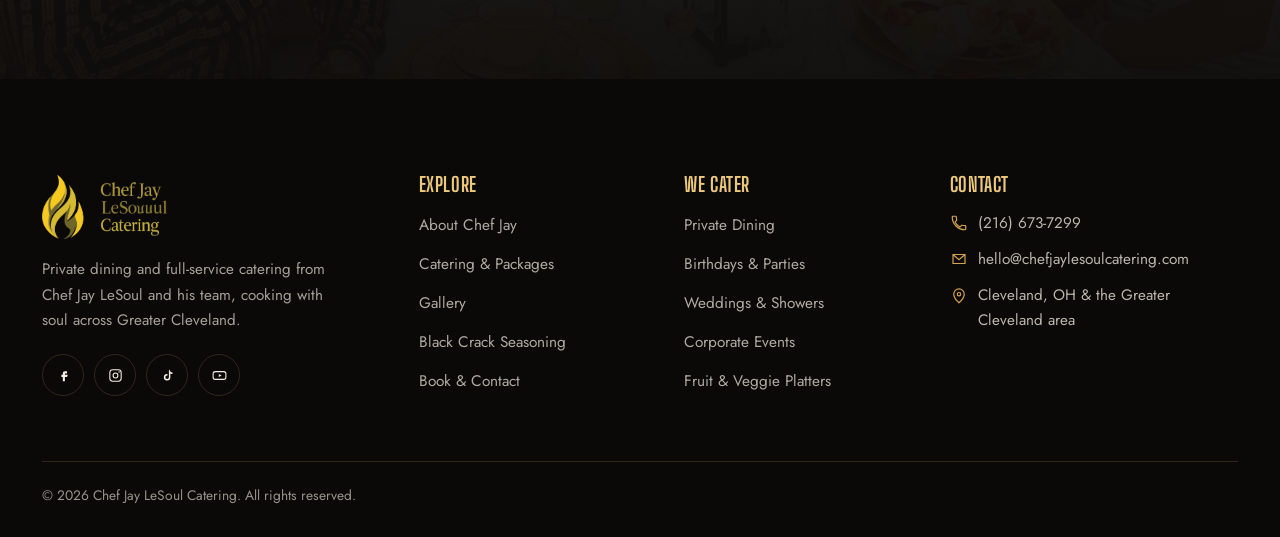
<file: catering.html>
<!doctype html>
<html lang="en">
<head>
<meta charset="UTF-8">
<meta name="viewport" content="width=device-width, initial-scale=1, viewport-fit=cover">
<title>Catering &amp; Private Dining in Cleveland, OH | $45 per Guest | Chef Jay LeSoul</title>
<meta name="description" content="Private dining, event catering and fruit &amp; veggie platters from Chef Jay LeSoul in Greater Cleveland. Every package is $45 per guest with custom menus.">
<link rel="canonical" href="https://www.chefjaylesoulcatering.com/catering.html">
<meta property="og:type" content="website">
<meta property="og:site_name" content="Chef Jay LeSoul Catering">
<meta property="og:title" content="Catering &amp; Private Dining in Cleveland, OH | $45 per Guest | Chef Jay LeSoul">
<meta property="og:description" content="Private dining, event catering and fruit &amp; veggie platters from Chef Jay LeSoul in Greater Cleveland. Every package is $45 per guest with custom menus.">
<meta property="og:image" content="https://www.chefjaylesoulcatering.com/assets/images/gallery-img-5.jpeg">
<meta property="og:url" content="https://www.chefjaylesoulcatering.com/catering.html">
<meta name="twitter:card" content="summary_large_image">
<meta name="theme-color" content="#0f0d0b">
<meta name="robots" content="index, follow">
<meta name="geo.placename" content="Cleveland, Ohio">
<meta name="geo.region" content="US-OH">
<link rel="icon" type="image/png" href="assets/images/fav.png">
<link rel="apple-touch-icon" href="assets/images/fav.png">
<link rel="preconnect" href="https://fonts.googleapis.com">
<link rel="preconnect" href="https://fonts.gstatic.com" crossorigin>
<link href="https://fonts.googleapis.com/css2?family=Big+Shoulders+Display:wght@600;700;800;900&family=Jost:wght@400;500;600;700&display=swap" rel="stylesheet">
<link rel="stylesheet" href="assets/css/style.css">
<script type="application/ld+json">
{"@context":"https://schema.org","@type":"BreadcrumbList","itemListElement":[
 {"@type":"ListItem","position":1,"name":"Home","item":"https://www.chefjaylesoulcatering.com/"},
 {"@type":"ListItem","position":2,"name":"Catering","item":"https://www.chefjaylesoulcatering.com/catering.html"}]}
</script>
</head>
<body class="page-catering">
<a class="sr-only" href="#main">Skip to content</a>
<header class="site-header">
  <div class="container header-inner">
    <a href="index.html" class="brand" aria-label="Chef Jay LeSoul Catering home">
      <img src="assets/images/logo.png" alt="Chef Jay LeSoul Catering" width="137" height="70">
    </a>
    <nav class="main-nav" aria-label="Primary">
      <a href="index.html">Home</a>
      <a href="index.html#about">About</a>
      <a href="catering.html" class="active">Catering</a>
      <a href="gallery.html">Gallery</a>
      <a href="shop.html">Shop</a>
      <a href="order.html">Contact</a>
    </nav>
    <div class="header-actions">
      <a href="tel:+12166737299" class="header-phone"><svg width="18" height="18" viewBox="0 0 24 24" fill="none" aria-hidden="true"><path d="M6.6 10.8c1.4 2.8 3.8 5.1 6.6 6.6l2.2-2.2c.3-.3.7-.4 1-.2 1.1.4 2.3.6 3.6.6.6 0 1 .4 1 1V20c0 .6-.4 1-1 1C10.6 21 3 13.4 3 4c0-.6.4-1 1-1h3.4c.6 0 1 .4 1 1 0 1.3.2 2.5.6 3.6.1.4 0 .8-.2 1l-2.2 2.2Z" stroke="currentColor" stroke-width="1.6"/></svg> (216) 673-7299</a>
      <a href="order.html" class="btn btn-gold btn-sm">Book Your Event</a>
      <button class="nav-toggle" aria-label="Open menu" aria-expanded="false" aria-controls="nav-drawer"><span></span></button>
    </div>
  </div>
</header>

<div class="nav-drawer" id="nav-drawer" aria-hidden="true">
  <nav aria-label="Mobile">
      <a href="index.html">Home <small>Welcome</small></a>
      <a href="index.html#about">About <small>Chef Jay</small></a>
      <a href="catering.html" class="active">Catering <small>From $45/guest</small></a>
      <a href="gallery.html">Gallery <small>Food &amp; events</small></a>
      <a href="shop.html">Shop <small>Black Crack</small></a>
      <a href="order.html">Contact <small>Book now</small></a>
  </nav>
  <div class="drawer-foot">
    <a href="order.html" class="btn btn-gold"><svg width="18" height="18" viewBox="0 0 24 24" fill="none" aria-hidden="true"><rect x="3.5" y="5" width="17" height="15" rx="2" stroke="currentColor" stroke-width="1.6"/><path d="M3.5 10h17M8 3v4M16 3v4" stroke="currentColor" stroke-width="1.6"/></svg> Book Your Event</a>
    <a href="tel:+12166737299" class="btn btn-ghost"><svg width="18" height="18" viewBox="0 0 24 24" fill="none" aria-hidden="true"><path d="M6.6 10.8c1.4 2.8 3.8 5.1 6.6 6.6l2.2-2.2c.3-.3.7-.4 1-.2 1.1.4 2.3.6 3.6.6.6 0 1 .4 1 1V20c0 .6-.4 1-1 1C10.6 21 3 13.4 3 4c0-.6.4-1 1-1h3.4c.6 0 1 .4 1 1 0 1.3.2 2.5.6 3.6.1.4 0 .8-.2 1l-2.2 2.2Z" stroke="currentColor" stroke-width="1.6"/></svg> Call (216) 673-7299</a>
  </div>
</div>

<main id="main">
<section class="page-hero" style="background-image:url('assets/images/gallery-img-5.jpeg')">
  <div class="container">
    <p class="breadcrumb"><a href="index.html">Home</a> <span>/</span> Catering</p>
    <h1>We bring the flavor. You make the memories.</h1>
    <p class="sub">Big flavor and even bigger portions for every occasion, from an intimate dinner at home to a 150-guest celebration.</p>
  </div>
</section>

<section class="section" id="occasions">
  <div class="container">
    <div class="section-head reveal">
      <h2>We cater to all occasions</h2>
      <p>Every menu is built around your event, your guests and any dietary needs.</p>
    </div>
    <ul class="occasions reveal">
      <li><h3>Birthdays</h3><p>From milestone parties to backyard cookouts.</p></li>
      <li><h3>Showers</h3><p>Baby and bridal showers with pretty, easy-to-share spreads.</p></li>
      <li><h3>Family Gatherings</h3><p>Reunions, holidays and Sunday dinners with the whole crew.</p></li>
      <li><h3>Weddings</h3><p>Receptions and rehearsal dinners with full service.</p></li>
      <li><h3>Corporate Events</h3><p>Office lunches, meetings, galas and client events.</p></li>
      <li><h3>Parties</h3><p>Game days, graduations, anniversaries and more.</p></li>
      <li><h3>Community Events</h3><p>Church, school and neighborhood events, including Cooking in the Hood.</p></li>
      <li><h3>And More</h3><p>Have something else in mind? Tell us about it.</p></li>
    </ul>
  </div>
</section>

<section class="section on-paper" id="private-dining">
  <div class="container pd">
    <div class="pd-media reveal">
      <img src="assets/images/private-dinner-1.jpeg" alt="Outdoor private dinner table with white linens, candles and a server" loading="lazy">
      <img src="assets/images/private-dinner-2.jpeg" alt="Chef Jay LeSoul smiling at a private dinner" loading="lazy">
    </div>
    <div class="reveal">
      <p class="kicker">Private dining</p>
      <h2>A private dinner at your place</h2>
      <p>Chef Jay and his team turn your patio, dining room or backyard into a restaurant for the night: set tables, a menu built around you, plated service and a clean kitchen when we leave.</p>
      <ul class="tick-list"><li><svg width="18" height="18" viewBox="0 0 24 24" fill="none" aria-hidden="true"><path d="M5 12.5l4.5 4.5L19 7" stroke="currentColor" stroke-width="2.2"/></svg><span>Custom menu planned with Chef Jay</span></li><li><svg width="18" height="18" viewBox="0 0 24 24" fill="none" aria-hidden="true"><path d="M5 12.5l4.5 4.5L19 7" stroke="currentColor" stroke-width="2.2"/></svg><span>Table setting, service and cleanup</span></li><li><svg width="18" height="18" viewBox="0 0 24 24" fill="none" aria-hidden="true"><path d="M5 12.5l4.5 4.5L19 7" stroke="currentColor" stroke-width="2.2"/></svg><span>Great for anniversaries, birthdays and date nights</span></li><li><svg width="18" height="18" viewBox="0 0 24 24" fill="none" aria-hidden="true"><path d="M5 12.5l4.5 4.5L19 7" stroke="currentColor" stroke-width="2.2"/></svg><span>$45 per guest, groups of 25 or fewer</span></li></ul>
      <a href="order.html" class="btn btn-dark">Book a Private Dinner</a>
    </div>
  </div>
</section>

<section class="section on-dark">
  <div class="container">
    <div class="section-head reveal">
      <h2>How booking works</h2>
      <p>Four steps from first call to last plate.</p>
    </div>
    <ol class="process reveal">
      <li><h3>Reach out</h3><p>Send your date, guest count and ideas through the booking form, or call us.</p></li>
      <li><h3>Plan the menu</h3><p>We build a custom menu with you, including any dietary needs.</p></li>
      <li><h3>We cook &amp; serve</h3><p>Our team handles setup, cooking, plating and service.</p></li>
      <li><h3>You enjoy</h3><p>Stay with your guests while we take care of the kitchen and cleanup.</p></li>
    </ol>
  </div>
</section>

<section class="section" id="packages">
  <div class="container">
    <div class="section-head center reveal">
      <h2>Packages</h2>
      <span class="rule center"></span>
      <p>Every package is <strong>$45 per guest</strong>. Choose the service style that fits your event and we'll customize the menu from there.</p>
    </div>
    <div class="pkg-grid reveal">
      <article class="pkg">
        <h3>Intimate Gathering</h3>
        <p class="for">For groups of 25 or fewer. Perfect for family and close friends.</p>
        <div class="pkg-price"><b>$45</b><span>/ guest</span></div>
        <ul class="tick-list"><li><svg width="18" height="18" viewBox="0 0 24 24" fill="none" aria-hidden="true"><path d="M5 12.5l4.5 4.5L19 7" stroke="currentColor" stroke-width="2.2"/></svg><span>Custom menu planning</span></li><li><svg width="18" height="18" viewBox="0 0 24 24" fill="none" aria-hidden="true"><path d="M5 12.5l4.5 4.5L19 7" stroke="currentColor" stroke-width="2.2"/></svg><span>Chef &amp; staff on site</span></li><li><svg width="18" height="18" viewBox="0 0 24 24" fill="none" aria-hidden="true"><path d="M5 12.5l4.5 4.5L19 7" stroke="currentColor" stroke-width="2.2"/></svg><span>Full setup &amp; cleanup</span></li></ul>
        <a href="order.html?package=intimate" class="btn btn-line btn-block">Request a Quote</a>
      </article>
      <article class="pkg featured">
        <span class="badge">Most popular</span>
        <h3>Celebrations &amp; Weddings</h3>
        <p class="for">For weddings and milestone events of 50+ guests.</p>
        <div class="pkg-price"><b>$45</b><span>/ guest</span></div>
        <ul class="tick-list"><li><svg width="18" height="18" viewBox="0 0 24 24" fill="none" aria-hidden="true"><path d="M5 12.5l4.5 4.5L19 7" stroke="currentColor" stroke-width="2.2"/></svg><span>Custom menu for your event</span></li><li><svg width="18" height="18" viewBox="0 0 24 24" fill="none" aria-hidden="true"><path d="M5 12.5l4.5 4.5L19 7" stroke="currentColor" stroke-width="2.2"/></svg><span>Full staffing &amp; service team</span></li><li><svg width="18" height="18" viewBox="0 0 24 24" fill="none" aria-hidden="true"><path d="M5 12.5l4.5 4.5L19 7" stroke="currentColor" stroke-width="2.2"/></svg><span>On-site logistics management</span></li></ul>
        <a href="order.html?package=celebration" class="btn btn-gold btn-block">Request a Quote</a>
      </article>
      <article class="pkg">
        <h3>Corporate &amp; Community</h3>
        <p class="for">For office events, galas and community gatherings of 50+ guests.</p>
        <div class="pkg-price"><b>$45</b><span>/ guest</span></div>
        <ul class="tick-list"><li><svg width="18" height="18" viewBox="0 0 24 24" fill="none" aria-hidden="true"><path d="M5 12.5l4.5 4.5L19 7" stroke="currentColor" stroke-width="2.2"/></svg><span>Buffet or plated options</span></li><li><svg width="18" height="18" viewBox="0 0 24 24" fill="none" aria-hidden="true"><path d="M5 12.5l4.5 4.5L19 7" stroke="currentColor" stroke-width="2.2"/></svg><span>Dietary accommodations</span></li><li><svg width="18" height="18" viewBox="0 0 24 24" fill="none" aria-hidden="true"><path d="M5 12.5l4.5 4.5L19 7" stroke="currentColor" stroke-width="2.2"/></svg><span>Delivery &amp; on-site service</span></li></ul>
        <a href="order.html?package=corporate" class="btn btn-line btn-block">Request a Quote</a>
      </article>
    </div>
    <p class="pkg-note">Your final quote is confirmed after we plan your menu, guest count and location together.</p>
  </div>
</section>

<section class="section on-paper" id="platters">
  <div class="container">
    <div class="section-head split-head reveal">
      <div>
        <h2>Fruit &amp; veggie platters</h2>
        <p>Fresh-cut trays arranged to order. Add them to any event or order them for the office.</p>
      </div>
      <a href="order.html" class="btn btn-dark btn-sm">Order a Platter</a>
    </div>
    <div class="platters reveal">
      <figure><img src="assets/images/gallery-12.jpeg" alt="Fruit tray with strawberries, blueberries, kiwi, oranges and pineapple" loading="lazy"></figure>
      <figure><img src="assets/images/gallery-15.jpeg" alt="Rainbow vegetable tray with peppers, carrots, cucumbers and broccoli" loading="lazy"></figure>
      <figure><img src="assets/images/gallery-14.jpeg" alt="Fruit platter with melon, grapes and berries" loading="lazy"></figure>
      <figure><img src="assets/images/gallery-11.jpeg" alt="Mixed fresh fruit platter" loading="lazy"></figure>
    </div>
  </div>
</section>

<section class="cta-banner">
  <div class="cta-bg" style="background-image:url('assets/images/private-dinner-1.jpeg')" aria-hidden="true"></div>
  <div class="container reveal">
    <h2>Tell us your date. We'll build the rest.</h2>
    <span class="rule center"></span>
    <p>Every package is $45 per guest. Share your guest count and ideas and we'll send a custom menu and quote.</p>
    <div class="btn-row">
      <a href="order.html" class="btn btn-gold">Request a Quote</a>
      <a href="tel:+12166737299" class="btn btn-ghost"><svg width="18" height="18" viewBox="0 0 24 24" fill="none" aria-hidden="true"><path d="M6.6 10.8c1.4 2.8 3.8 5.1 6.6 6.6l2.2-2.2c.3-.3.7-.4 1-.2 1.1.4 2.3.6 3.6.6.6 0 1 .4 1 1V20c0 .6-.4 1-1 1C10.6 21 3 13.4 3 4c0-.6.4-1 1-1h3.4c.6 0 1 .4 1 1 0 1.3.2 2.5.6 3.6.1.4 0 .8-.2 1l-2.2 2.2Z" stroke="currentColor" stroke-width="1.6"/></svg> (216) 673-7299</a>
    </div>
  </div>
</section>
</main>

<footer class="site-footer">
  <div class="container">
    <div class="footer-grid">
      <div class="footer-brand">
        <img src="assets/images/logo.png" alt="Chef Jay LeSoul Catering" width="125" height="64" loading="lazy">
        <p>Private dining and full-service catering from Chef Jay LeSoul and his team, cooking with soul across Greater Cleveland.</p>
        <div class="social">
          <a href="#" aria-label="Facebook"><svg width="17" height="17" viewBox="0 0 24 24" fill="none"><path d="M14 9h3V6h-3c-1.7 0-3 1.3-3 3v2H9v3h2v6h3v-6h3l1-3h-4v-2c0-.6.4-1 1-1Z" fill="currentColor"/></svg></a>
          <a href="#" aria-label="Instagram"><svg width="17" height="17" viewBox="0 0 24 24" fill="none"><rect x="4" y="4" width="16" height="16" rx="4" stroke="currentColor" stroke-width="1.5"/><circle cx="12" cy="12" r="3.4" stroke="currentColor" stroke-width="1.5"/><circle cx="17" cy="7" r="1" fill="currentColor"/></svg></a>
          <a href="#" aria-label="TikTok"><svg width="17" height="17" viewBox="0 0 24 24" fill="none"><path d="M14 4v10.5a2.5 2.5 0 1 1-2-2.45V9.9a4.6 4.6 0 1 0 4 4.56V9.2a5.9 5.9 0 0 0 3 .8V7.9a3.9 3.9 0 0 1-3-1.5A3.9 3.9 0 0 1 15 4h-1Z" fill="currentColor"/></svg></a>
          <a href="#" aria-label="YouTube"><svg width="17" height="17" viewBox="0 0 24 24" fill="none"><rect x="3" y="6.5" width="18" height="11" rx="3" stroke="currentColor" stroke-width="1.5"/><path d="M11 10l4 2-4 2v-4Z" fill="currentColor"/></svg></a>
        </div>
      </div>
      <div class="footer-col">
        <h4>Explore</h4>
        <ul>
          <li><a href="index.html#about">About Chef Jay</a></li>
          <li><a href="catering.html">Catering &amp; Packages</a></li>
          <li><a href="gallery.html">Gallery</a></li>
          <li><a href="shop.html">Black Crack Seasoning</a></li>
          <li><a href="order.html">Book &amp; Contact</a></li>
        </ul>
      </div>
      <div class="footer-col">
        <h4>We Cater</h4>
        <ul>
          <li><a href="catering.html#private-dining">Private Dining</a></li>
          <li><a href="catering.html#occasions">Birthdays &amp; Parties</a></li>
          <li><a href="catering.html#occasions">Weddings &amp; Showers</a></li>
          <li><a href="catering.html#occasions">Corporate Events</a></li>
          <li><a href="catering.html#platters">Fruit &amp; Veggie Platters</a></li>
        </ul>
      </div>
      <div class="footer-col">
        <h4>Contact</h4>
        <ul class="footer-contact">
          <li><svg width="18" height="18" viewBox="0 0 24 24" fill="none" aria-hidden="true"><path d="M6.6 10.8c1.4 2.8 3.8 5.1 6.6 6.6l2.2-2.2c.3-.3.7-.4 1-.2 1.1.4 2.3.6 3.6.6.6 0 1 .4 1 1V20c0 .6-.4 1-1 1C10.6 21 3 13.4 3 4c0-.6.4-1 1-1h3.4c.6 0 1 .4 1 1 0 1.3.2 2.5.6 3.6.1.4 0 .8-.2 1l-2.2 2.2Z" stroke="currentColor" stroke-width="1.6"/></svg><a href="tel:+12166737299">(216) 673-7299</a></li>
          <li><svg width="18" height="18" viewBox="0 0 24 24" fill="none" aria-hidden="true"><path d="M4 6h16v12H4V6Zm0 0 8 7 8-7" stroke="currentColor" stroke-width="1.6"/></svg><a href="mailto:hello@chefjaylesoulcatering.com">hello@chefjaylesoulcatering.com</a></li>
          <li><svg width="18" height="18" viewBox="0 0 24 24" fill="none" aria-hidden="true"><path d="M12 21s7-6.3 7-11.5A7 7 0 0 0 5 9.5C5 14.7 12 21 12 21Z" stroke="currentColor" stroke-width="1.6"/><circle cx="12" cy="9.5" r="2.2" stroke="currentColor" stroke-width="1.6"/></svg><span>Cleveland, OH &amp; the Greater Cleveland area</span></li>
        </ul>
      </div>
    </div>
    <div class="footer-bottom">
      <span>&copy; <span data-year>2026</span> Chef Jay LeSoul Catering. All rights reserved.</span>
    </div>
  </div>
</footer>

<div class="mobile-bar" aria-label="Quick actions">
  <a href="tel:+12166737299" class="btn btn-ghost"><svg width="18" height="18" viewBox="0 0 24 24" fill="none" aria-hidden="true"><path d="M6.6 10.8c1.4 2.8 3.8 5.1 6.6 6.6l2.2-2.2c.3-.3.7-.4 1-.2 1.1.4 2.3.6 3.6.6.6 0 1 .4 1 1V20c0 .6-.4 1-1 1C10.6 21 3 13.4 3 4c0-.6.4-1 1-1h3.4c.6 0 1 .4 1 1 0 1.3.2 2.5.6 3.6.1.4 0 .8-.2 1l-2.2 2.2Z" stroke="currentColor" stroke-width="1.6"/></svg> Call</a>
  <a href="order.html" class="btn btn-gold"><svg width="18" height="18" viewBox="0 0 24 24" fill="none" aria-hidden="true"><rect x="3.5" y="5" width="17" height="15" rx="2" stroke="currentColor" stroke-width="1.6"/><path d="M3.5 10h17M8 3v4M16 3v4" stroke="currentColor" stroke-width="1.6"/></svg> Book Your Event</a>
</div>

<button class="back-to-top" aria-label="Back to top"><svg width="18" height="18" viewBox="0 0 24 24" fill="none" aria-hidden="true"><path d="M12 19V5M6 11l6-6 6 6" stroke="currentColor" stroke-width="2"/></svg></button>

<script src="assets/js/script.js"></script>
</body>
</html>
</file>
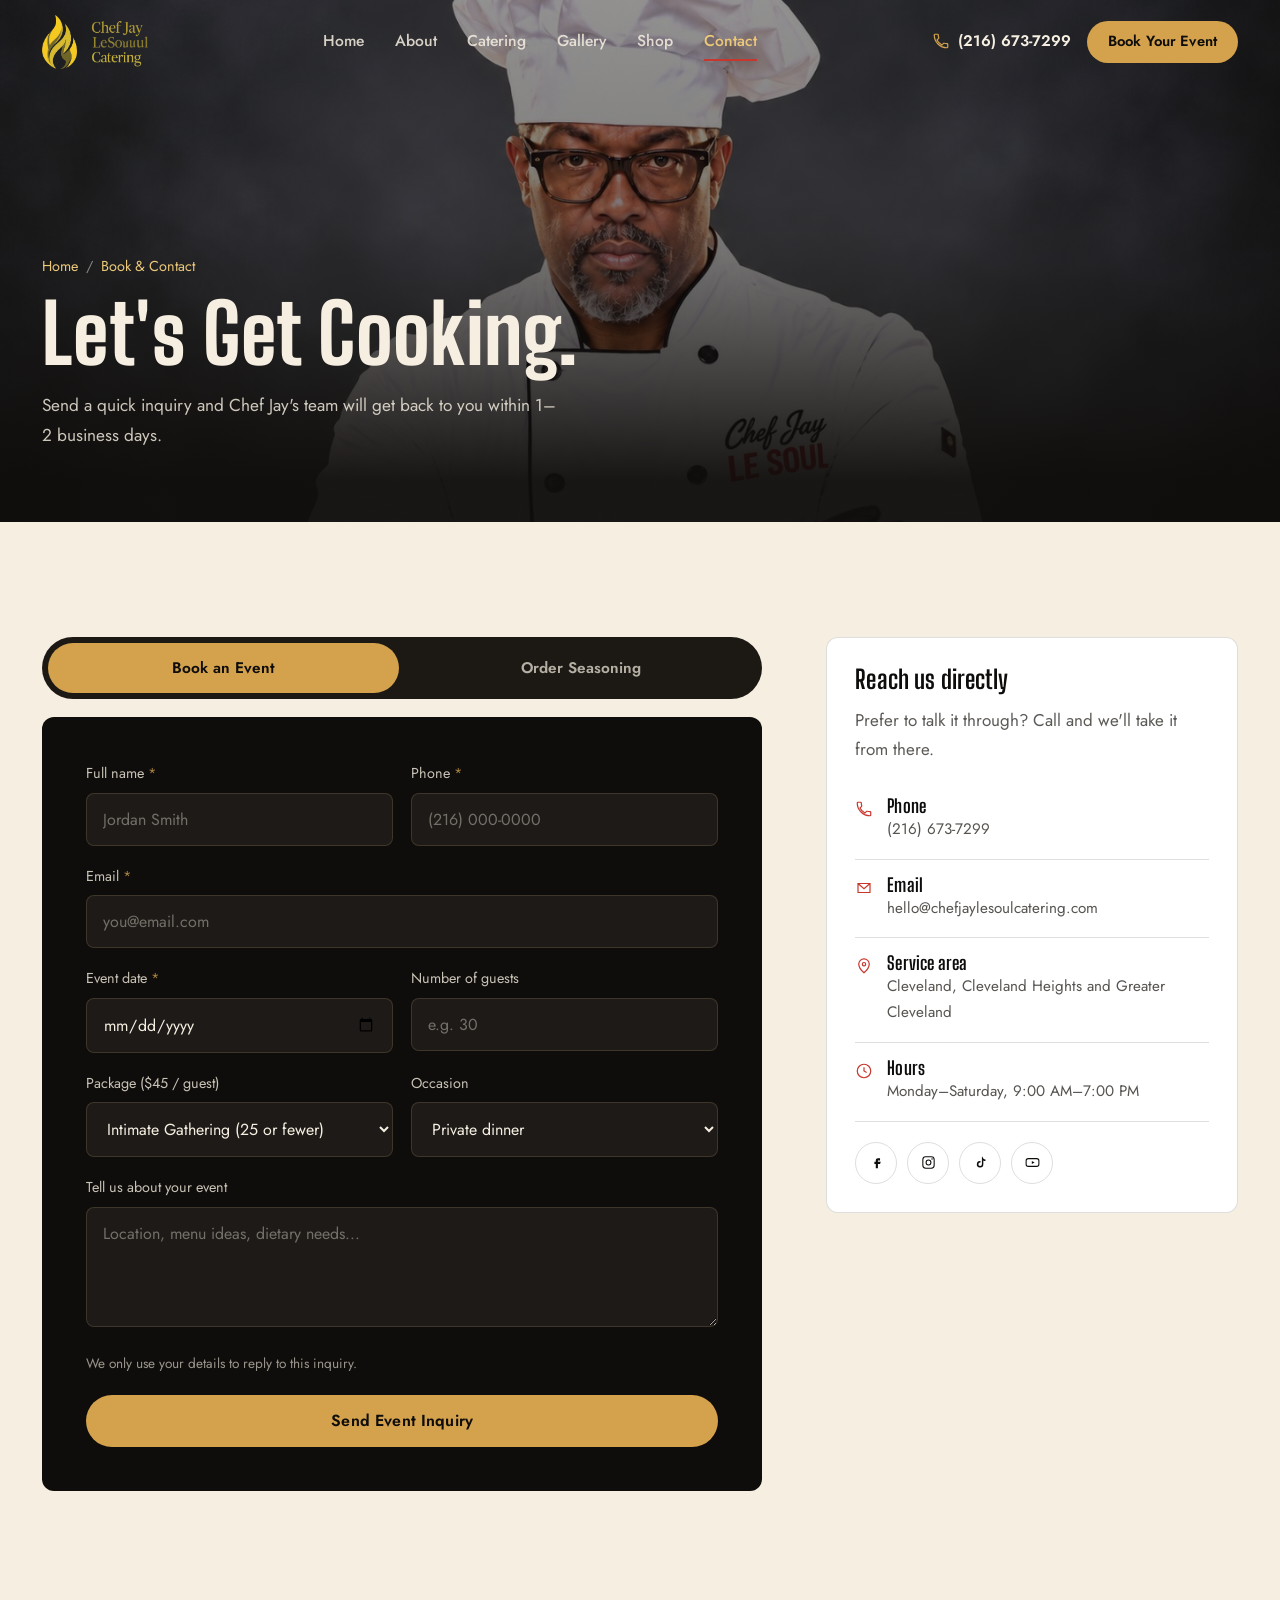
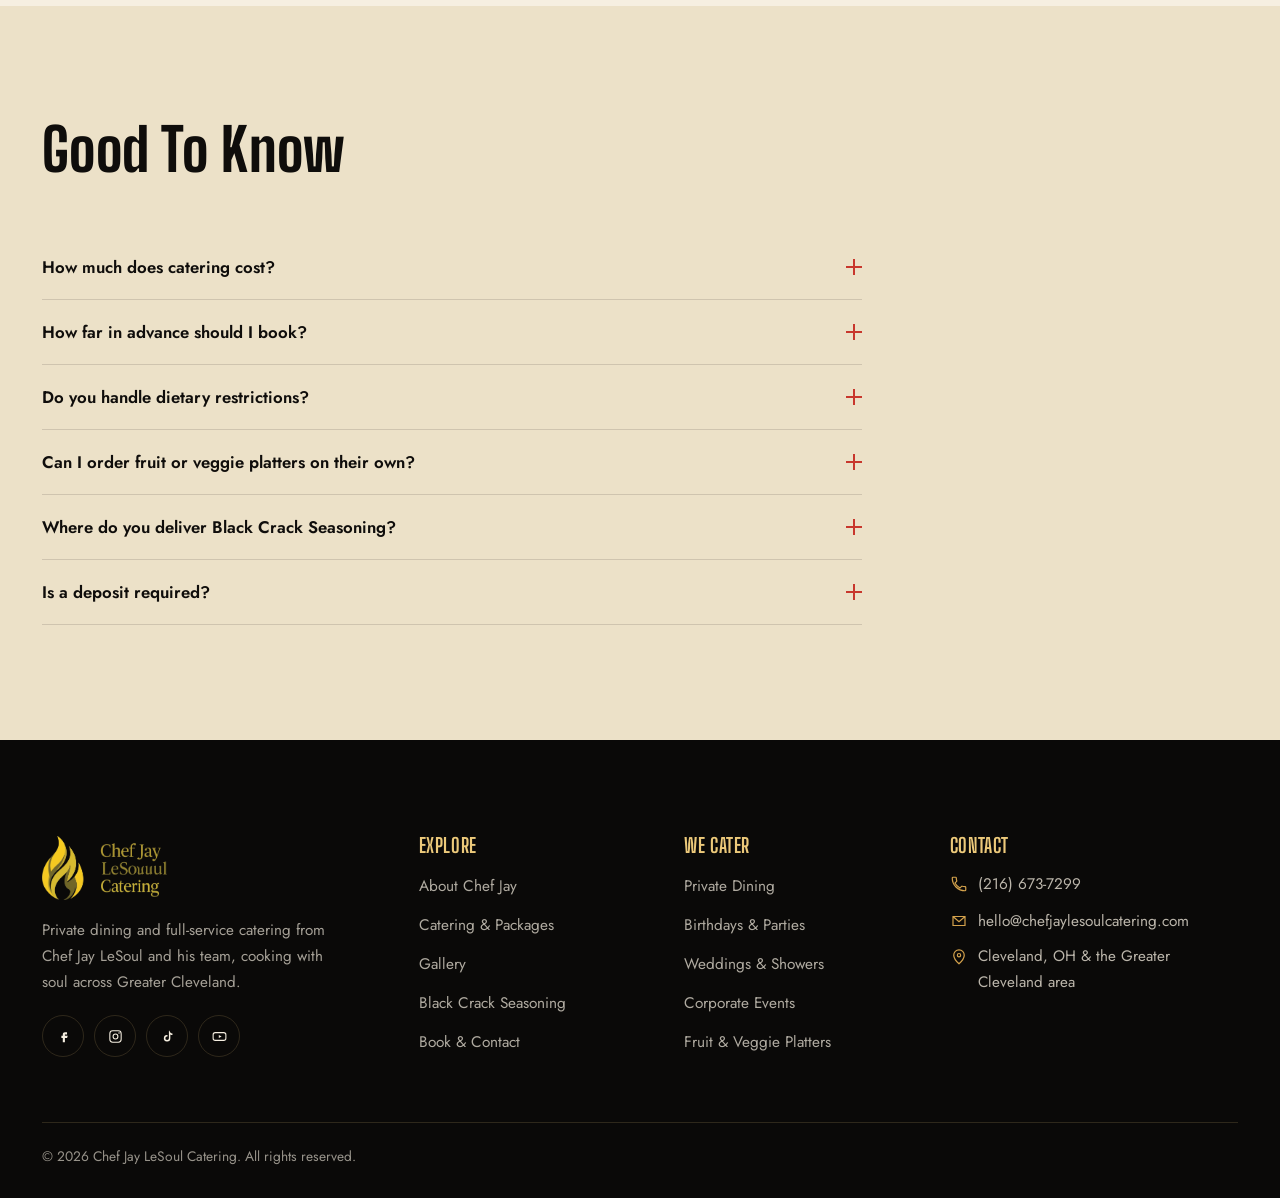
<file: order.html>
<!doctype html>
<html lang="en">
<head>
<meta charset="UTF-8">
<meta name="viewport" content="width=device-width, initial-scale=1, viewport-fit=cover">
<title>Book Chef Jay LeSoul | Catering Inquiry &amp; Seasoning Orders, Cleveland OH</title>
<meta name="description" content="Book Chef Jay LeSoul for your private dinner or event, or order Black Crack Seasoning. Every catering package $45 per guest. Serving Greater Cleveland.">
<link rel="canonical" href="https://www.chefjaylesoulcatering.com/order.html">
<meta property="og:type" content="website">
<meta property="og:site_name" content="Chef Jay LeSoul Catering">
<meta property="og:title" content="Book Chef Jay LeSoul | Catering Inquiry &amp; Seasoning Orders, Cleveland OH">
<meta property="og:description" content="Book Chef Jay LeSoul for your private dinner or event, or order Black Crack Seasoning. Every catering package $45 per guest. Serving Greater Cleveland.">
<meta property="og:image" content="https://www.chefjaylesoulcatering.com/assets/images/hero-plating.jpg">
<meta property="og:url" content="https://www.chefjaylesoulcatering.com/order.html">
<meta name="twitter:card" content="summary_large_image">
<meta name="theme-color" content="#0f0d0b">
<meta name="robots" content="index, follow">
<meta name="geo.placename" content="Cleveland, Ohio">
<meta name="geo.region" content="US-OH">
<link rel="icon" type="image/png" href="assets/images/fav.png">
<link rel="apple-touch-icon" href="assets/images/fav.png">
<link rel="preconnect" href="https://fonts.googleapis.com">
<link rel="preconnect" href="https://fonts.gstatic.com" crossorigin>
<link href="https://fonts.googleapis.com/css2?family=Big+Shoulders+Display:wght@600;700;800;900&family=Jost:wght@400;500;600;700&display=swap" rel="stylesheet">
<link rel="stylesheet" href="assets/css/style.css">
<script type="application/ld+json">
{"@context":"https://schema.org","@type":"FAQPage","mainEntity":[
 {"@type":"Question","name":"How much does catering cost?","acceptedAnswer":{"@type":"Answer","text":"Every catering package is $45 per guest. Your final quote is confirmed after we plan your menu, guest count and location."}},
 {"@type":"Question","name":"How far in advance should I book?","acceptedAnswer":{"@type":"Answer","text":"We recommend 3 to 6 weeks for private dinners and 2 to 3 months for weddings and large events."}}]}
</script>
</head>
<body class="page-order">
<a class="sr-only" href="#main">Skip to content</a>
<header class="site-header">
  <div class="container header-inner">
    <a href="index.html" class="brand" aria-label="Chef Jay LeSoul Catering home">
      <img src="assets/images/logo.png" alt="Chef Jay LeSoul Catering" width="137" height="70">
    </a>
    <nav class="main-nav" aria-label="Primary">
      <a href="index.html">Home</a>
      <a href="index.html#about">About</a>
      <a href="catering.html">Catering</a>
      <a href="gallery.html">Gallery</a>
      <a href="shop.html">Shop</a>
      <a href="order.html" class="active">Contact</a>
    </nav>
    <div class="header-actions">
      <a href="tel:+12166737299" class="header-phone"><svg width="18" height="18" viewBox="0 0 24 24" fill="none" aria-hidden="true"><path d="M6.6 10.8c1.4 2.8 3.8 5.1 6.6 6.6l2.2-2.2c.3-.3.7-.4 1-.2 1.1.4 2.3.6 3.6.6.6 0 1 .4 1 1V20c0 .6-.4 1-1 1C10.6 21 3 13.4 3 4c0-.6.4-1 1-1h3.4c.6 0 1 .4 1 1 0 1.3.2 2.5.6 3.6.1.4 0 .8-.2 1l-2.2 2.2Z" stroke="currentColor" stroke-width="1.6"/></svg> (216) 673-7299</a>
      <a href="order.html" class="btn btn-gold btn-sm">Book Your Event</a>
      <button class="nav-toggle" aria-label="Open menu" aria-expanded="false" aria-controls="nav-drawer"><span></span></button>
    </div>
  </div>
</header>

<div class="nav-drawer" id="nav-drawer" aria-hidden="true">
  <nav aria-label="Mobile">
      <a href="index.html">Home <small>Welcome</small></a>
      <a href="index.html#about">About <small>Chef Jay</small></a>
      <a href="catering.html">Catering <small>From $45/guest</small></a>
      <a href="gallery.html">Gallery <small>Food &amp; events</small></a>
      <a href="shop.html">Shop <small>Black Crack</small></a>
      <a href="order.html" class="active">Contact <small>Book now</small></a>
  </nav>
  <div class="drawer-foot">
    <a href="order.html" class="btn btn-gold"><svg width="18" height="18" viewBox="0 0 24 24" fill="none" aria-hidden="true"><rect x="3.5" y="5" width="17" height="15" rx="2" stroke="currentColor" stroke-width="1.6"/><path d="M3.5 10h17M8 3v4M16 3v4" stroke="currentColor" stroke-width="1.6"/></svg> Book Your Event</a>
    <a href="tel:+12166737299" class="btn btn-ghost"><svg width="18" height="18" viewBox="0 0 24 24" fill="none" aria-hidden="true"><path d="M6.6 10.8c1.4 2.8 3.8 5.1 6.6 6.6l2.2-2.2c.3-.3.7-.4 1-.2 1.1.4 2.3.6 3.6.6.6 0 1 .4 1 1V20c0 .6-.4 1-1 1C10.6 21 3 13.4 3 4c0-.6.4-1 1-1h3.4c.6 0 1 .4 1 1 0 1.3.2 2.5.6 3.6.1.4 0 .8-.2 1l-2.2 2.2Z" stroke="currentColor" stroke-width="1.6"/></svg> Call (216) 673-7299</a>
  </div>
</div>

<main id="main">
<section class="page-hero" style="background-image:url('assets/images/hero-plating.jpg'); background-position: 50% 20%">
  <div class="container">
    <p class="breadcrumb"><a href="index.html">Home</a> <span>/</span> Book &amp; Contact</p>
    <h1>Let's get cooking.</h1>
    <p class="sub">Send a quick inquiry and Chef Jay's team will get back to you within 1&ndash;2 business days.</p>
  </div>
</section>

<section class="section">
  <div class="container order-layout">
    <div class="reveal">
      <div class="order-tabs" role="tablist" aria-label="Order type">
        <button class="order-tab is-active" data-order-tab="catering" role="tab" aria-selected="true">Book an Event</button>
        <button class="order-tab" data-order-tab="seasoning" role="tab" aria-selected="false">Order Seasoning</button>
      </div>
      <div class="order-panels">
        <div class="order-panel is-active" data-order-panel="catering" id="catering">
          <div class="form-success"><svg width="22" height="22" viewBox="0 0 24 24" fill="none"><circle cx="12" cy="12" r="10" stroke="#d4a24c" stroke-width="1.6"/><path d="M8 12.5l2.5 2.5L16 9" stroke="#d4a24c" stroke-width="1.8"/></svg><span>Thank you! Your event inquiry was sent. Chef Jay's team will reach out within 1&ndash;2 business days.</span></div>
          <form data-validate novalidate>
            <div class="form-grid">
              <div class="field">
                  <label for="c-name">Full name <span class="req">*</span></label>
                  <input type="text" id="c-name" name="name" required placeholder="Jordan Smith">
                  <span class="err-msg">Enter your name.</span>
                </div>
              <div class="field">
                  <label for="c-phone">Phone <span class="req">*</span></label>
                  <input type="tel" id="c-phone" name="phone" required placeholder="(216) 000-0000">
                  <span class="err-msg">Enter a phone number with area code.</span>
                </div>
              <div class="field full">
                  <label for="c-email">Email <span class="req">*</span></label>
                  <input type="email" id="c-email" name="email" required placeholder="you@email.com">
                  <span class="err-msg">Enter a valid email address.</span>
                </div>
              <div class="field">
                  <label for="c-date">Event date <span class="req">*</span></label>
                  <input type="date" id="c-date" name="date" required>
                  <span class="err-msg">Choose your event date.</span>
                </div>
              <div class="field">
                  <label for="c-guests">Number of guests</label>
                  <input type="number" id="c-guests" name="guests" placeholder="e.g. 30" min="1" inputmode="numeric">
                  
                </div>
              <div class="field">
                <label for="c-package">Package ($45 / guest)</label>
                <select id="c-package" name="package">
                  <option value="intimate">Intimate Gathering (25 or fewer)</option>
                  <option value="celebration">Celebrations &amp; Weddings (50+)</option>
                  <option value="corporate">Corporate &amp; Community (50+)</option>
                  <option value="unsure">Not sure yet</option>
                </select>
              </div>
              <div class="field">
                <label for="c-type">Occasion</label>
                <select id="c-type" name="event_type">
                  <option>Private dinner</option><option>Birthday</option><option>Shower</option><option>Family gathering</option>
                  <option>Wedding</option><option>Corporate event</option><option>Party</option><option>Fruit / veggie platters</option><option>Other</option>
                </select>
              </div>
              <div class="field full">
                <label for="c-message">Tell us about your event</label>
                <textarea id="c-message" name="message" placeholder="Location, menu ideas, dietary needs..."></textarea>
              </div>
            </div>
            <p class="form-note">We only use your details to reply to this inquiry.</p>
            <button type="submit" class="btn btn-gold btn-block" style="margin-top:20px;">Send Event Inquiry</button>
          </form>
        </div>

        <div class="order-panel" data-order-panel="seasoning" id="seasoning">
          <div class="form-success"><svg width="22" height="22" viewBox="0 0 24 24" fill="none"><circle cx="12" cy="12" r="10" stroke="#d4a24c" stroke-width="1.6"/><path d="M8 12.5l2.5 2.5L16 9" stroke="#d4a24c" stroke-width="1.8"/></svg><span>Thank you! Your seasoning order was sent. We'll confirm your total and delivery by email.</span></div>
          <form data-validate novalidate>
            <div class="form-grid">
              <div class="field">
                  <label for="s-name">Full name <span class="req">*</span></label>
                  <input type="text" id="s-name" name="name" required placeholder="Jordan Smith">
                  <span class="err-msg">Enter your name.</span>
                </div>
              <div class="field">
                  <label for="s-email">Email <span class="req">*</span></label>
                  <input type="email" id="s-email" name="email" required placeholder="you@email.com">
                  <span class="err-msg">Enter a valid email address.</span>
                </div>
              <div class="field">
                <label for="s-qty">Quantity <span class="req">*</span></label>
                <select id="s-qty" name="quantity" required>
                  <option value="1">1 bottle &mdash; $5.00</option>
                  <option value="3">3-bottle set &mdash; $13.50</option>
                  <option value="6">6-bottle case &mdash; $25.00</option>
                </select>
              </div>
              <div class="field">
                <label for="s-fulfill">Delivery</label>
                <select id="s-fulfill" name="fulfillment">
                  <option>Local delivery (Greater Cleveland)</option><option>Pickup</option><option>Ship nationwide</option>
                </select>
              </div>
              <div class="field full">
                  <label for="s-address">Delivery address</label>
                  <input type="text" id="s-address" name="address" placeholder="Street, city, state, ZIP">
                  
                </div>
              <div class="field full">
                <label for="s-notes">Notes</label>
                <textarea id="s-notes" name="notes" placeholder="Anything else we should know?"></textarea>
              </div>
            </div>
            <p class="form-note">We confirm payment by phone or email after your order comes in.</p>
            <button type="submit" class="btn btn-gold btn-block" style="margin-top:20px;">Send Seasoning Order</button>
          </form>
        </div>
      </div>
    </div>

    <aside class="info-card reveal">
      <h3>Reach us directly</h3>
      <p style="opacity:.72">Prefer to talk it through? Call and we'll take it from there.</p>
      <div class="info-line"><svg width="18" height="18" viewBox="0 0 24 24" fill="none" aria-hidden="true"><path d="M6.6 10.8c1.4 2.8 3.8 5.1 6.6 6.6l2.2-2.2c.3-.3.7-.4 1-.2 1.1.4 2.3.6 3.6.6.6 0 1 .4 1 1V20c0 .6-.4 1-1 1C10.6 21 3 13.4 3 4c0-.6.4-1 1-1h3.4c.6 0 1 .4 1 1 0 1.3.2 2.5.6 3.6.1.4 0 .8-.2 1l-2.2 2.2Z" stroke="currentColor" stroke-width="1.6"/></svg><div><h4>Phone</h4><p><a href="tel:+12166737299">(216) 673-7299</a></p></div></div>
      <div class="info-line"><svg width="18" height="18" viewBox="0 0 24 24" fill="none" aria-hidden="true"><path d="M4 6h16v12H4V6Zm0 0 8 7 8-7" stroke="currentColor" stroke-width="1.6"/></svg><div><h4>Email</h4><p><a href="mailto:hello@chefjaylesoulcatering.com">hello@chefjaylesoulcatering.com</a></p></div></div>
      <div class="info-line"><svg width="18" height="18" viewBox="0 0 24 24" fill="none" aria-hidden="true"><path d="M12 21s7-6.3 7-11.5A7 7 0 0 0 5 9.5C5 14.7 12 21 12 21Z" stroke="currentColor" stroke-width="1.6"/><circle cx="12" cy="9.5" r="2.2" stroke="currentColor" stroke-width="1.6"/></svg><div><h4>Service area</h4><p>Cleveland, Cleveland Heights and Greater Cleveland</p></div></div>
      <div class="info-line"><svg width="18" height="18" viewBox="0 0 24 24" fill="none" aria-hidden="true"><circle cx="12" cy="12" r="9" stroke="currentColor" stroke-width="1.6"/><path d="M12 7v5l3.5 2" stroke="currentColor" stroke-width="1.6"/></svg><div><h4>Hours</h4><p>Monday&ndash;Saturday, 9:00 AM&ndash;7:00 PM</p></div></div>
      <div class="social">
          <a href="#" aria-label="Facebook"><svg width="17" height="17" viewBox="0 0 24 24" fill="none"><path d="M14 9h3V6h-3c-1.7 0-3 1.3-3 3v2H9v3h2v6h3v-6h3l1-3h-4v-2c0-.6.4-1 1-1Z" fill="currentColor"/></svg></a>
          <a href="#" aria-label="Instagram"><svg width="17" height="17" viewBox="0 0 24 24" fill="none"><rect x="4" y="4" width="16" height="16" rx="4" stroke="currentColor" stroke-width="1.5"/><circle cx="12" cy="12" r="3.4" stroke="currentColor" stroke-width="1.5"/><circle cx="17" cy="7" r="1" fill="currentColor"/></svg></a>
          <a href="#" aria-label="TikTok"><svg width="17" height="17" viewBox="0 0 24 24" fill="none"><path d="M14 4v10.5a2.5 2.5 0 1 1-2-2.45V9.9a4.6 4.6 0 1 0 4 4.56V9.2a5.9 5.9 0 0 0 3 .8V7.9a3.9 3.9 0 0 1-3-1.5A3.9 3.9 0 0 1 15 4h-1Z" fill="currentColor"/></svg></a>
          <a href="#" aria-label="YouTube"><svg width="17" height="17" viewBox="0 0 24 24" fill="none"><rect x="3" y="6.5" width="18" height="11" rx="3" stroke="currentColor" stroke-width="1.5"/><path d="M11 10l4 2-4 2v-4Z" fill="currentColor"/></svg></a>
        </div>
    </aside>
  </div>
</section>

<section class="section on-paper">
  <div class="container">
    <div class="section-head reveal"><h2>Good to know</h2></div>
    <div class="faq reveal">
      <div class="faq-item">
        <button class="faq-q" aria-expanded="false">How much does catering cost?<span class="plus"></span></button>
        <div class="faq-a"><p>Every catering package is $45 per guest. The packages differ by group size and service style. Your final quote is confirmed after we plan your menu, guest count and location together.</p></div>
      </div>
      <div class="faq-item">
        <button class="faq-q" aria-expanded="false">How far in advance should I book?<span class="plus"></span></button>
        <div class="faq-a"><p>We recommend 3&ndash;6 weeks for private dinners and 2&ndash;3 months for weddings and large events. Last-minute request? Call us and we'll see what's possible.</p></div>
      </div>
      <div class="faq-item">
        <button class="faq-q" aria-expanded="false">Do you handle dietary restrictions?<span class="plus"></span></button>
        <div class="faq-a"><p>Yes. Vegetarian, gluten-free and allergy-conscious dishes can be built into your custom menu. Just note it in your inquiry.</p></div>
      </div>
      <div class="faq-item">
        <button class="faq-q" aria-expanded="false">Can I order fruit or veggie platters on their own?<span class="plus"></span></button>
        <div class="faq-a"><p>Yes. Choose &ldquo;Fruit / veggie platters&rdquo; as the occasion in the form and tell us your guest count.</p></div>
      </div>
      <div class="faq-item">
        <button class="faq-q" aria-expanded="false">Where do you deliver Black Crack Seasoning?<span class="plus"></span></button>
        <div class="faq-a"><p>Local delivery and pickup are available across Greater Cleveland, and we can ship nationwide.</p></div>
      </div>
      <div class="faq-item">
        <button class="faq-q" aria-expanded="false">Is a deposit required?<span class="plus"></span></button>
        <div class="faq-a"><p>A deposit secures your date once your menu and quote are finalized. Details are sent with your quote.</p></div>
      </div>
    </div>
  </div>
</section>
</main>

<footer class="site-footer">
  <div class="container">
    <div class="footer-grid">
      <div class="footer-brand">
        <img src="assets/images/logo.png" alt="Chef Jay LeSoul Catering" width="125" height="64" loading="lazy">
        <p>Private dining and full-service catering from Chef Jay LeSoul and his team, cooking with soul across Greater Cleveland.</p>
        <div class="social">
          <a href="#" aria-label="Facebook"><svg width="17" height="17" viewBox="0 0 24 24" fill="none"><path d="M14 9h3V6h-3c-1.7 0-3 1.3-3 3v2H9v3h2v6h3v-6h3l1-3h-4v-2c0-.6.4-1 1-1Z" fill="currentColor"/></svg></a>
          <a href="#" aria-label="Instagram"><svg width="17" height="17" viewBox="0 0 24 24" fill="none"><rect x="4" y="4" width="16" height="16" rx="4" stroke="currentColor" stroke-width="1.5"/><circle cx="12" cy="12" r="3.4" stroke="currentColor" stroke-width="1.5"/><circle cx="17" cy="7" r="1" fill="currentColor"/></svg></a>
          <a href="#" aria-label="TikTok"><svg width="17" height="17" viewBox="0 0 24 24" fill="none"><path d="M14 4v10.5a2.5 2.5 0 1 1-2-2.45V9.9a4.6 4.6 0 1 0 4 4.56V9.2a5.9 5.9 0 0 0 3 .8V7.9a3.9 3.9 0 0 1-3-1.5A3.9 3.9 0 0 1 15 4h-1Z" fill="currentColor"/></svg></a>
          <a href="#" aria-label="YouTube"><svg width="17" height="17" viewBox="0 0 24 24" fill="none"><rect x="3" y="6.5" width="18" height="11" rx="3" stroke="currentColor" stroke-width="1.5"/><path d="M11 10l4 2-4 2v-4Z" fill="currentColor"/></svg></a>
        </div>
      </div>
      <div class="footer-col">
        <h4>Explore</h4>
        <ul>
          <li><a href="index.html#about">About Chef Jay</a></li>
          <li><a href="catering.html">Catering &amp; Packages</a></li>
          <li><a href="gallery.html">Gallery</a></li>
          <li><a href="shop.html">Black Crack Seasoning</a></li>
          <li><a href="order.html">Book &amp; Contact</a></li>
        </ul>
      </div>
      <div class="footer-col">
        <h4>We Cater</h4>
        <ul>
          <li><a href="catering.html#private-dining">Private Dining</a></li>
          <li><a href="catering.html#occasions">Birthdays &amp; Parties</a></li>
          <li><a href="catering.html#occasions">Weddings &amp; Showers</a></li>
          <li><a href="catering.html#occasions">Corporate Events</a></li>
          <li><a href="catering.html#platters">Fruit &amp; Veggie Platters</a></li>
        </ul>
      </div>
      <div class="footer-col">
        <h4>Contact</h4>
        <ul class="footer-contact">
          <li><svg width="18" height="18" viewBox="0 0 24 24" fill="none" aria-hidden="true"><path d="M6.6 10.8c1.4 2.8 3.8 5.1 6.6 6.6l2.2-2.2c.3-.3.7-.4 1-.2 1.1.4 2.3.6 3.6.6.6 0 1 .4 1 1V20c0 .6-.4 1-1 1C10.6 21 3 13.4 3 4c0-.6.4-1 1-1h3.4c.6 0 1 .4 1 1 0 1.3.2 2.5.6 3.6.1.4 0 .8-.2 1l-2.2 2.2Z" stroke="currentColor" stroke-width="1.6"/></svg><a href="tel:+12166737299">(216) 673-7299</a></li>
          <li><svg width="18" height="18" viewBox="0 0 24 24" fill="none" aria-hidden="true"><path d="M4 6h16v12H4V6Zm0 0 8 7 8-7" stroke="currentColor" stroke-width="1.6"/></svg><a href="mailto:hello@chefjaylesoulcatering.com">hello@chefjaylesoulcatering.com</a></li>
          <li><svg width="18" height="18" viewBox="0 0 24 24" fill="none" aria-hidden="true"><path d="M12 21s7-6.3 7-11.5A7 7 0 0 0 5 9.5C5 14.7 12 21 12 21Z" stroke="currentColor" stroke-width="1.6"/><circle cx="12" cy="9.5" r="2.2" stroke="currentColor" stroke-width="1.6"/></svg><span>Cleveland, OH &amp; the Greater Cleveland area</span></li>
        </ul>
      </div>
    </div>
    <div class="footer-bottom">
      <span>&copy; <span data-year>2026</span> Chef Jay LeSoul Catering. All rights reserved.</span>
    </div>
  </div>
</footer>

<div class="mobile-bar" aria-label="Quick actions">
  <a href="tel:+12166737299" class="btn btn-ghost"><svg width="18" height="18" viewBox="0 0 24 24" fill="none" aria-hidden="true"><path d="M6.6 10.8c1.4 2.8 3.8 5.1 6.6 6.6l2.2-2.2c.3-.3.7-.4 1-.2 1.1.4 2.3.6 3.6.6.6 0 1 .4 1 1V20c0 .6-.4 1-1 1C10.6 21 3 13.4 3 4c0-.6.4-1 1-1h3.4c.6 0 1 .4 1 1 0 1.3.2 2.5.6 3.6.1.4 0 .8-.2 1l-2.2 2.2Z" stroke="currentColor" stroke-width="1.6"/></svg> Call</a>
  <a href="order.html" class="btn btn-gold"><svg width="18" height="18" viewBox="0 0 24 24" fill="none" aria-hidden="true"><rect x="3.5" y="5" width="17" height="15" rx="2" stroke="currentColor" stroke-width="1.6"/><path d="M3.5 10h17M8 3v4M16 3v4" stroke="currentColor" stroke-width="1.6"/></svg> Book Your Event</a>
</div>

<button class="back-to-top" aria-label="Back to top"><svg width="18" height="18" viewBox="0 0 24 24" fill="none" aria-hidden="true"><path d="M12 19V5M6 11l6-6 6 6" stroke="currentColor" stroke-width="2"/></svg></button>

<script src="assets/js/script.js"></script>
</body>
</html>
</file>
<file: assets/css/style.css>
/* =========================================================
   Chef Jay LeSoul Catering - stylesheet (v2)
   Display: Big Shoulders Display - Body: Jost
   Mobile-first details live in the responsive block at the end.
   ========================================================= */

/* ---------- Design tokens ---------- */
:root{
  --soot:        #0f0d0b;
  --smoke:       #1c1915;
  --smoke-2:     #26221c;
  --ink:         #1f1b16;
  --cream:       #f6efe1;
  --paper:       #ece1c8;
  --gold:        #d4a24c;
  --gold-light:  #ecc97a;
  --gold-deep:   #9a7432;
  --pepper:      #c8372d;
  --pepper-deep: #7d1d17;

  --line-dark:   rgba(236, 201, 122, 0.16);
  --line-light:  rgba(31, 27, 22, 0.14);

  --display: 'Big Shoulders Display', 'Oswald', 'Arial Narrow', 'Roboto Condensed', Impact, sans-serif;
  --body:    'Jost', 'Segoe UI', system-ui, -apple-system, sans-serif;

  --container-w: 1260px;
  --gutter: clamp(18px, 4vw, 32px);
  --section-y: clamp(72px, 9vw, 128px);
  --header-h: 84px;
  --ease: cubic-bezier(.22,.61,.36,1);
  --ease-out: cubic-bezier(.16,1,.3,1);
}

/* ---------- Reset ---------- */
*, *::before, *::after{ box-sizing: border-box; }
html{ scroll-behavior: smooth; -webkit-text-size-adjust: 100%; scroll-padding-top: 90px; }
body{
  margin:0;
  font-family: var(--body);
  font-size: 1.0625rem;
  color: var(--ink);
  background: var(--cream);
  line-height: 1.7;
  -webkit-font-smoothing: antialiased;
  overflow-x: hidden;
}
img, video{ max-width:100%; height:auto; display:block; }
a{ text-decoration:none; color:inherit; }
ul, ol.process{ list-style:none; margin:0; padding:0; }
button{ font-family:inherit; cursor:pointer; }
input, textarea, select{ font-family:inherit; font-size:16px; }
h1,h2,h3,h4{
  font-family: var(--display);
  font-weight: 800;
  line-height: .98;
  margin: 0 0 .5em;
  color: var(--soot);
  letter-spacing: .005em;
}
h1, h2{ text-transform: capitalize; }
h1{ font-size: clamp(3rem, 6.4vw, 6.4rem); }
h2{ font-size: clamp(2.4rem, 4.6vw, 4.2rem); }
h3{ font-size: clamp(1.5rem, 2vw, 1.85rem); font-weight: 700; line-height:1.05; }
h4{ font-size: 1.15rem; font-weight:700; }
p{ margin: 0 0 1em; }
.container{ width:100%; max-width: var(--container-w); margin-inline:auto; padding-inline: var(--gutter); }
.sr-only{ position:absolute; width:1px; height:1px; overflow:hidden; clip:rect(0 0 0 0); white-space:nowrap; }

@media (prefers-reduced-motion: reduce){
  *, *::before, *::after{ animation-duration: .01ms !important; animation-iteration-count: 1 !important; transition-duration: .01ms !important; scroll-behavior:auto !important; }
}
a:focus-visible, button:focus-visible, input:focus-visible, textarea:focus-visible, select:focus-visible{
  outline: 2px solid var(--gold); outline-offset: 3px;
}

/* ---------- Surfaces ---------- */
.section{ padding: var(--section-y) 0; }
.on-dark{ background: var(--soot); color: var(--cream); }
.on-dark h1, .on-dark h2, .on-dark h3, .on-dark h4{ color: var(--cream); }
.on-smoke{ background: var(--smoke); color: var(--cream); }
.on-smoke h2, .on-smoke h3{ color: var(--cream); }
.on-paper{ background: var(--paper); }

.rule{ display:block; width: 120px; height: 6px; background: var(--pepper); margin: 22px 0 26px; border:0; }
.rule.center{ margin-inline:auto; }
.kicker{ font-size:.9rem; font-weight:500; color: var(--gold-deep); margin-bottom: 10px; display:block; }
.on-dark .kicker, .on-smoke .kicker{ color: var(--gold); }

.section-head{ max-width: 680px; margin-bottom: clamp(36px, 5vw, 56px); }
.section-head.center{ margin-inline:auto; text-align:center; }
.section-head p{ font-size: 1.08rem; opacity:.8; margin:0; }
.section-head.split-head{ max-width:none; display:flex; justify-content:space-between; align-items:flex-end; gap: 24px; flex-wrap:wrap; }
.section-head.split-head > div{ max-width: 620px; }

/* ---------- Buttons ---------- */
.btn{
  display:inline-flex; align-items:center; justify-content:center; gap:.6em;
  min-height: 52px; padding: 0 30px;
  font-family: var(--body); font-size: 1rem; font-weight: 600; letter-spacing:.01em;
  border-radius: 999px; border: 1.5px solid transparent;
  transition: background .25s var(--ease), color .25s var(--ease), border-color .25s var(--ease), transform .2s var(--ease);
  white-space: nowrap; cursor:pointer;
}
.btn:active{ transform: scale(.97); }
.btn-gold{ background: var(--gold); color: var(--soot); }
.btn-gold:hover{ background: var(--gold-light); }
.btn-red{ background: var(--pepper); color: #fff; }
.btn-red:hover{ background: #dd4337; }
.btn-ghost{ border-color: rgba(246,239,225,.45); color: var(--cream); }
.btn-ghost:hover{ background: var(--cream); color: var(--soot); border-color: var(--cream); }
.btn-dark{ background: var(--soot); color: var(--cream); }
.btn-dark:hover{ background: var(--smoke-2); }
.btn-line{ border-color: var(--soot); color: var(--soot); }
.btn-line:hover{ background: var(--soot); color: var(--cream); }
.btn-sm{ min-height: 42px; padding: 0 20px; font-size: .92rem; }
.btn-block{ width:100%; }
.btn-row{ display:flex; flex-wrap:wrap; gap: 12px; }

.text-link{ display:inline-flex; align-items:center; gap:8px; font-weight:600; color: var(--gold-deep); border-bottom: 1.5px solid currentColor; padding-bottom:2px; }
.on-dark .text-link, .on-smoke .text-link{ color: var(--gold-light); }

/* ---------- Header ---------- */
.site-header{
  position: fixed; inset: 0 0 auto 0; z-index: 1000;
  height: var(--header-h);
  display:flex; align-items:center;
  transition: background .35s var(--ease), height .35s var(--ease), border-color .35s var(--ease);
  border-bottom: 1px solid transparent;
}
.site-header.is-solid{ background: rgba(15,13,11,.94); -webkit-backdrop-filter: blur(10px); backdrop-filter: blur(10px); border-color: var(--line-dark); height: 72px; }
.header-inner{ display:flex; align-items:center; justify-content:space-between; gap: 24px; }
.brand{ display:flex; align-items:center; flex-shrink:0; }
.brand img{ height: 54px; width:auto; transition: height .35s var(--ease); }
.site-header.is-solid .brand img{ height: 46px; }

.main-nav{ display:flex; align-items:center; gap: clamp(18px, 2.4vw, 34px); }
.main-nav a{ color: var(--cream); font-size: .98rem; font-weight:500; position:relative; padding: 6px 0; opacity:.85; transition: opacity .2s, color .2s; }
.main-nav a::after{ content:""; position:absolute; left:0; right:100%; bottom:0; height:2px; background: var(--pepper); transition: right .3s var(--ease); }
.main-nav a:hover, .main-nav a.active{ opacity:1; color: var(--gold-light); }
.main-nav a:hover::after, .main-nav a.active::after{ right:0; }

.header-actions{ display:flex; align-items:center; gap: 16px; }
.header-phone{ display:flex; align-items:center; gap:8px; color: var(--cream); font-weight:600; font-size:.96rem; }
.header-phone svg{ color: var(--gold); }

.nav-toggle{
  display:none; width: 46px; height: 46px; border-radius: 50%;
  border: 1px solid var(--line-dark); background: rgba(15,13,11,.5);
  align-items:center; justify-content:center; position:relative;
}
.nav-toggle span, .nav-toggle span::before, .nav-toggle span::after{
  content:""; display:block; width:20px; height:2px; background: var(--gold-light); border-radius:2px;
  position:relative; transition: transform .3s var(--ease), background .3s;
}
.nav-toggle span::before{ position:absolute; top:-6px; }
.nav-toggle span::after{ position:absolute; top:6px; }
.nav-toggle.open span{ background: transparent; }
.nav-toggle.open span::before{ transform: translateY(6px) rotate(45deg); }
.nav-toggle.open span::after{ transform: translateY(-6px) rotate(-45deg); }

/* Mobile drawer */
.nav-drawer{
  position: fixed; inset: 0; z-index: 999;
  background: var(--soot);
  display:flex; flex-direction:column;
  padding: 104px var(--gutter) calc(28px + env(safe-area-inset-bottom));
  transform: translateY(-100%); visibility:hidden;
  transition: transform .5s var(--ease-out), visibility 0s .5s;
  overflow-y:auto;
}
.nav-drawer.open{ transform:none; visibility:visible; transition: transform .5s var(--ease-out); }
.nav-drawer nav{ display:flex; flex-direction:column; }
.nav-drawer nav a{
  font-family: var(--display); font-weight: 800; text-transform: uppercase;
  font-size: clamp(2.6rem, 12vw, 3.6rem); line-height: 1.02; color: var(--cream);
  padding: 6px 0; border-bottom: 1px solid var(--line-dark);
  display:flex; justify-content:space-between; align-items:center;
}
.nav-drawer nav a.active{ color: var(--gold-light); }
.nav-drawer nav a small{ font-family: var(--body); font-size: .85rem; font-weight:500; text-transform:none; opacity:.55; }
.drawer-foot{ margin-top:auto; padding-top: 28px; display:grid; gap: 12px; }
.drawer-foot .btn{ width:100%; }

/* ---------- HOME: poster hero ---------- */
.hero-poster{
  position:relative; overflow:hidden;
  background:
    radial-gradient(1200px 600px at 85% 30%, rgba(212,162,76,.10), transparent 60%),
    var(--soot);
  color: var(--cream);
  /*min-height: 100vh; min-height: 100svh;*/
  padding-top: 120px;
  display:flex; align-items:center;
}
.hero-grid{ display:grid; grid-template-columns: minmax(0, 5fr) minmax(0, 7fr); gap: clamp(24px, 4vw, 56px); align-items:end; width:100%; }
.hero-copy{ position:relative; z-index: 2; }
.hero-copy .eyebrow{ display:flex; align-items:center; gap:10px; font-size:.95rem; color: var(--gold-light); margin-bottom: 18px; }
.hero-copy .eyebrow::before{ content:""; width:10px; height:10px; background: var(--pepper); transform: rotate(45deg); }
.hero-copy h1{
  color: var(--cream);
  font-size: clamp(3.6rem, 6.4vw, 8.2rem);
  line-height: .86; letter-spacing: .01em; margin: 0;text-transform: capitalize;
}
.hero-copy h1 span{ display:block; }
.hero-copy .rule{ width: 58%; max-width: 260px; height: 7px; margin: 26px 0 24px; }
.hero-lede{ font-size: clamp(1.02rem, 1.2vw, 1.15rem); max-width: 40ch; opacity:.82; margin-bottom: 30px; }
.hero-call{ display:flex; flex-direction:column; margin-top: 30px; }
.hero-call span{ font-size:.9rem; opacity:.6; }
.hero-call a{ font-family: var(--display); font-weight:700; font-size: clamp(1.8rem, 2.6vw, 2.4rem); color: var(--gold-light); line-height:1.1; letter-spacing:.02em;margin-bottom:35px; }

/* Triangle mosaic: 3 rows x 7 tiles of alternating triangles */
.mosaic{ position:relative; width: 100%; aspect-ratio: 1.54; }
@media (min-width: 993px){ .hero-media .mosaic{ width: 122%; margin-left: -6%; } }
.tri{
  position:absolute;
  left: calc(var(--c) * 12.5%); top: calc(var(--r) * 33.3333%);
  width: 25%; height: 33.3333%;
  overflow:hidden;
  clip-path: polygon(50% 0, 100% 100%, 0 100%);
  transform-origin: 50% 66.7%;
  transform: scale(.3); opacity: 0;
  transition: transform .9s var(--ease-out), opacity .6s var(--ease);
  transition-delay: calc(var(--d, 0) * 55ms);
  background: var(--smoke);
}
.tri.down{ clip-path: polygon(0 0, 100% 0, 50% 100%); transform-origin: 50% 33.3%; }
.mosaic.is-in .tri{ transform: scale(.935); opacity:1; }
.tri img{ position:absolute; inset:0; width:100%; height:100%; object-fit:cover; transition: opacity 1.4s var(--ease), transform 6s var(--ease); }
.tri img.is-fading{ opacity:0; }
.tri.gold{ background: var(--gold); }
.tri.red{ background: var(--pepper); }
.tri.gold img, .tri.red img{ object-fit: contain; inset: auto; left: 30%; width: 40%; height: 40%; bottom: 14%; top:auto; }
.tri.down.gold img{ top: 12%; bottom:auto; }
@media (hover:hover){ .tri:hover img{ transform: scale(1.12); } }

/* ---------- Facts strip ---------- */
.facts{ background: var(--pepper); color: #fff; }
.facts ul{ display:grid; grid-template-columns: repeat(4, 1fr); }
.facts li{ padding: 26px 22px; display:flex; align-items:center; gap: 16px; border-left: 1px solid rgba(255,255,255,.2); }
.facts li:first-child{ border-left:0; }
.facts strong{ font-family: var(--display); font-weight: 800; font-size: 2.8rem; line-height:1; letter-spacing:.01em; }
.facts span{ font-size: .92rem; line-height:1.35; opacity:.92; }

/* ---------- About ---------- */
.about{ display:grid; grid-template-columns: minmax(0, 5fr) minmax(0, 6fr); gap: clamp(40px, 6vw, 90px); align-items:center; }
.about-media{ position:relative; }
.about-media img{ width:100%; aspect-ratio: 4/5; object-fit:cover; object-position: top; border-radius: 4px; position:relative; z-index:1; }
.about-media::before{ content:""; position:absolute; inset: 22px -22px -22px 22px; border: 2px solid var(--gold); border-radius: 4px; }
.about-media .tag{
  position:absolute; z-index:2; left: -14px; bottom: 34px;
  background: var(--soot); color: var(--cream); padding: 14px 20px; border-left: 5px solid var(--pepper);
  font-size:.9rem; line-height:1.35;
}
.about-media .tag b{ display:block; font-family: var(--display); font-size: 1.6rem; color: var(--gold-light); letter-spacing:.02em; }
.about-copy .lede{ font-size: 1.2rem; line-height:1.6; }
.about-copy p{ max-width: 60ch; }
.highlights{ display:grid; grid-template-columns: 1fr 1fr; gap: 12px; margin: 28px 0 32px; }
.highlights li{ background: #fff8ea; border: 1px solid var(--line-light); border-radius: 6px; padding: 14px 16px; font-size:.95rem; line-height:1.4; display:flex; gap:10px; align-items:flex-start; }
.highlights svg{ color: var(--pepper); flex-shrink:0; margin-top:2px; }

/* ---------- Cooking in the Hood ---------- */
.hood{ display:grid; grid-template-columns: minmax(0,7fr) minmax(0,5fr); gap: clamp(32px, 5vw, 72px); align-items:center; }
.hood-media img{ width:100%; border-radius: 6px; }
.hood-copy p{ opacity:.82; max-width: 46ch; }

/* ---------- Service cards (photo) ---------- */
.svc-grid{ display:grid; grid-template-columns: repeat(3, 1fr); gap: 22px; }
.svc{ display:flex; flex-direction:column; background: var(--smoke); border-radius: 8px; overflow:hidden; color: var(--cream); }
.svc-img{ aspect-ratio: 4/3.4; overflow:hidden; }
.svc-img img{ width:100%; height:100%; object-fit:cover; transition: transform .7s var(--ease); }
@media (hover:hover){ .svc:hover .svc-img img{ transform: scale(1.05); } }
.svc-body{ padding: 24px 24px 28px; display:flex; flex-direction:column; flex:1; }
.svc-body h3{ color: var(--cream); }
.svc-body p{ opacity:.74; font-size:.98rem; flex:1; }
.svc-body .text-link{ align-self:flex-start; }

/* ---------- Black Crack seasoning intro ---------- */
.seasoning{
  position:relative; overflow:hidden;
  background:
    radial-gradient(700px 500px at 18% 50%, rgba(200,55,45,.28), transparent 65%),
    linear-gradient(180deg, #140f0c, var(--soot));
  color: var(--cream);
}
.seasoning-grid{ display:grid; grid-template-columns: minmax(0, 5fr) minmax(0, 5fr); gap: clamp(28px, 4vw, 60px); align-items:center; }
.seasoning h2{ color: var(--cream); }
.seasoning .punch{ font-family: var(--display); font-weight:800; text-transform:uppercase; font-size: clamp(1.7rem, 2.6vw, 2.3rem); color: var(--gold-light); line-height:1.05; margin-bottom: 18px; letter-spacing:.02em; }
.seasoning p{ opacity:.82; }
.price-line{ display:flex; align-items:baseline; gap: 10px; margin: 18px 0 26px; }
.price-line b{ font-family: var(--display); font-size: 3rem; line-height:1; color: var(--cream); }
.price-line span{ opacity:.6; font-size:.95rem; }
.uses{ display:flex; flex-wrap:wrap; gap: 8px; margin: 18px 0 4px; }
.uses li{ border: 1px solid var(--line-dark); border-radius: 999px; padding: 5px 14px; font-size: .88rem; color: var(--gold-light); }

/* Spinning badge with the video inside */
.spin-badge{ position:relative; width: 100%; aspect-ratio: 1; margin-inline:auto; }
.spin-badge .ring{ position:absolute; inset:0; width:100%; height:100%; animation: spin 22s linear infinite; }
.spin-badge .ring text{ font-family: var(--display); font-weight: 800; font-size: 17px; fill: var(--gold-light); text-transform: uppercase; }
.spin-badge .disc{
  position:absolute; inset: 14%; border-radius: 50%; overflow:hidden; background:#fff;
  box-shadow: 0 0 0 6px var(--gold), 0 0 0 14px rgba(212,162,76,.18), 0 30px 60px rgba(0,0,0,.55);
}
.spin-badge .disc video, .spin-badge .disc img{ width:100%; height:100%; object-fit:cover; transform: scale(1.1); }
@keyframes spin{ to{ transform: rotate(360deg); } }

.held-photo{ position:relative; }
.held-photo img{ width:100%; border-radius: 6px; transform: rotate(2.5deg); box-shadow: 0 30px 60px rgba(0,0,0,.5); border: 6px solid #fff8ea; }

/* ---------- Kitchen grid ---------- */
.kitchen{ display:grid; grid-template-columns: 1.25fr 1fr 1fr; grid-template-rows: repeat(2, minmax(220px, 1fr)); gap: 14px; }
.kitchen figure{ position:relative; margin:0; overflow:hidden; border-radius: 6px; background: var(--smoke); }
.kitchen figure.feature{ grid-row: span 2; }
.kitchen img{ width:100%; height:100%; object-fit:cover; transition: transform .7s var(--ease); }
@media (hover:hover){ .kitchen figure:hover img{ transform: scale(1.05); } }
.kitchen figcaption, .photo-cap{
  position:absolute; left:0; right:0; bottom:0; padding: 40px 18px 14px;
  background: linear-gradient(0deg, rgba(15,13,11,.85), transparent);
  color: var(--cream); font-size: .92rem; line-height:1.35;
}
.kitchen figure.feature figcaption b{ display:block; font-family: var(--display); font-size: 1.8rem; text-transform:uppercase; line-height:1; margin-bottom: 4px; color: var(--gold-light); }

/* ---------- Collection (shop teaser) ---------- */
.collection{ display:grid; grid-template-columns: repeat(6, 1fr); gap: 14px; }
.product{
  position:relative; background: #fbf5e8; border: 1px solid var(--line-light); border-radius: 8px;
  padding: 18px 16px 20px; display:flex; flex-direction:column; text-align:center;
}
.product .p-art{ aspect-ratio: 1; display:flex; align-items:center; justify-content:center; margin-bottom: 14px; border-radius: 6px; background: var(--paper); color: var(--soot); }
.product .p-art img{ height: 88%; width:auto; object-fit:contain; }
.product .p-art svg{ width: 46%; height:auto; }
.product h3{ font-size: 1.3rem; margin-bottom: 6px; }
.product p{ font-size: .88rem; opacity:.72; line-height:1.45; margin-bottom: 14px; flex:1; }
.product .soon{ display:inline-block; align-self:center; font-size: .8rem; font-weight:600; padding: 6px 12px; border-radius: 999px; background: var(--soot); color: var(--gold-light); }
.product.live{ border-color: var(--gold); background: #fff; }
.product.live .p-art{ background: radial-gradient(circle at 50% 60%, #f3dfb3, var(--paper)); }
.product .flag{ position:absolute; top: 10px; left: 10px; background: var(--pepper); color:#fff; font-size:.75rem; font-weight:600; padding: 3px 10px; border-radius: 999px; }

/* ---------- Price band ---------- */
.price-band{ background: var(--gold); color: var(--soot); }
.price-band-inner{ display:grid; grid-template-columns: auto 1fr auto; gap: clamp(24px, 4vw, 56px); align-items:center; padding-block: clamp(44px, 6vw, 64px); }
.price-band .big{ font-family: var(--display); font-weight: 900; font-size: clamp(5rem, 11vw, 9rem); line-height:.82; }
.price-band .big small{ display:block; font-size: .2em; font-weight:700; letter-spacing:.04em; text-transform:uppercase; margin-top: 8px; }
.price-band h2{ font-size: clamp(1.8rem, 3vw, 2.6rem); margin-bottom: 10px; }
.price-band p{ margin:0; max-width: 52ch; }
.chips{ display:flex; flex-wrap:wrap; gap:8px; margin-top: 16px; }
.chips li{ background: rgba(15,13,11,.1); border-radius: 999px; padding: 6px 14px; font-size: .9rem; font-weight:500; }

/* ---------- Photo strip ---------- */
.strip{ display:grid; grid-template-columns: repeat(6, 1fr); gap: 10px; }
.strip a{ display:block; aspect-ratio: 3/4; overflow:hidden; border-radius: 6px; background: var(--smoke); }
.strip img{ width:100%; height:100%; object-fit:cover; transition: transform .6s var(--ease); }
@media (hover:hover){ .strip a:hover img{ transform: scale(1.06); } }

/* ---------- CTA banner ---------- */
.cta-banner{ position:relative; overflow:hidden; background: var(--soot); color: var(--cream); padding: clamp(72px, 9vw, 120px) 0; text-align:center; }
.cta-bg{ position:absolute; inset:0; opacity:.3; background-size: cover; background-position: center; }
.cta-banner::after{ content:""; position:absolute; inset:0; background: linear-gradient(180deg, rgba(15,13,11,.6), rgba(15,13,11,.92)); }
.cta-banner .container{ position:relative; z-index:2; }
.cta-banner h2{ color: var(--cream); max-width: 18ch; margin-inline:auto; }
.cta-banner p{ opacity:.8; max-width: 46ch; margin: 0 auto 30px; }
.cta-banner .btn-row{ justify-content:center; }

/* ---------- Footer ---------- */
.site-footer{ background: #0a0908; color: var(--cream); padding-top: clamp(64px, 8vw, 96px); }
.footer-grid{ display:grid; grid-template-columns: 1.5fr 1fr 1fr 1.3fr; gap: 44px; padding-bottom: 56px; border-bottom: 1px solid var(--line-dark); }
.footer-brand img{ height: 64px; width:auto; margin-bottom: 18px; }
.footer-brand p{ opacity:.66; font-size:.95rem; max-width: 34ch; }
.footer-col h4{ color: var(--gold-light); font-size: 1.25rem; text-transform:uppercase; letter-spacing:.03em; margin-bottom: 16px; }
.footer-col li{ margin-bottom: 10px; }
.footer-col a{ opacity:.7; font-size:.96rem; transition: opacity .2s, color .2s; }
.footer-col a:hover{ opacity:1; color: var(--gold-light); }
.footer-contact li{ display:flex; gap: 10px; align-items:flex-start; font-size:.95rem; }
.footer-contact li > span, .footer-contact li > a{ opacity:.75; }
.footer-contact svg{ color: var(--gold); flex-shrink:0; margin-top: 4px; }
.social{ display:flex; gap: 10px; margin-top: 20px; }
.social a{ width: 42px; height: 42px; border-radius: 50%; border: 1px solid var(--line-dark); display:flex; align-items:center; justify-content:center; color: var(--cream); transition: background .25s, color .25s, border-color .25s; }
.social a:hover{ background: var(--gold); color: var(--soot); border-color: var(--gold); }
.footer-bottom{ display:flex; justify-content:space-between; flex-wrap:wrap; gap: 10px; padding: 22px 0 30px; font-size:.86rem; opacity:.6; }

/* ---------- Mobile action bar + back to top ---------- */
.mobile-bar{ display:none; }
.back-to-top{
  position: fixed; right: 20px; bottom: 22px; z-index: 900;
  width: 46px; height: 46px; border-radius: 50%; border:none;
  background: var(--gold); color: var(--soot);
  display:flex; align-items:center; justify-content:center;
  opacity:0; visibility:hidden; transform: translateY(10px);
  transition: opacity .3s, transform .3s, visibility .3s;
  box-shadow: 0 10px 24px rgba(0,0,0,.35);
}
.back-to-top.show{ opacity:1; visibility:visible; transform:none; }

/* ---------- Reveal ---------- */
.reveal{ opacity:0; transform: translateY(18px); transition: opacity .7s var(--ease), transform .7s var(--ease); }
.reveal.in{ opacity:1; transform:none; }

/* =========================================================
   INNER PAGES
   ========================================================= */
.page-hero{
  position:relative; min-height: 58vh; display:flex; align-items:flex-end;
  background: var(--soot) center/cover no-repeat; color: var(--cream);
  padding-top: var(--header-h);
}
.page-hero::after{ content:""; position:absolute; inset:0; background: linear-gradient(0deg, rgba(15,13,11,.96) 8%, rgba(15,13,11,.55) 55%, rgba(15,13,11,.45)); }
.page-hero .container{ position:relative; z-index:2; padding-bottom: clamp(40px, 6vw, 72px); }
.page-hero h1{ color: var(--cream); max-width: 16ch; margin:0; }
.page-hero p.sub{ max-width: 52ch; opacity:.82; margin: 18px 0 0; font-size:1.08rem; }
.breadcrumb{ font-size:.9rem; color: var(--gold-light); margin-bottom: 14px; display:flex; gap:8px; }
.breadcrumb span{ opacity:.5; color: var(--cream); }

/* Occasions */
.occasions{ display:grid; grid-template-columns: repeat(4, 1fr); gap: 12px; }
.occasions li{ background:#fbf5e8; border:1px solid var(--line-light); border-radius: 8px; padding: 22px 20px; }
.occasions h3{ font-size: 1.45rem; margin-bottom: 6px; }
.occasions p{ font-size:.94rem; opacity:.72; margin:0; line-height:1.5; }

/* Private dining feature */
.pd{ display:grid; grid-template-columns: minmax(0,6fr) minmax(0,5fr); gap: clamp(36px, 6vw, 80px); align-items:center; }
.pd-media{ display:grid; grid-template-columns: 1fr 1fr; gap: 14px; }
.pd-media img{ width:100%; aspect-ratio: 3/4.2; object-fit:cover; border-radius: 6px; }
.pd-media img:last-child{ margin-top: 56px; }
.tick-list{ margin: 20px 0 28px; }
.tick-list li{ display:flex; gap: 12px; align-items:flex-start; padding: 9px 0; border-bottom: 1px solid var(--line-light); font-size:.98rem; }
.tick-list li:last-child{ border-bottom:0; }
.tick-list svg{ color: var(--pepper); flex-shrink:0; margin-top: 4px; }
.on-dark .tick-list li, .pkg.featured .tick-list li{ border-color: rgba(246,239,225,.14); }
.on-dark .tick-list svg, .pkg.featured .tick-list svg{ color: var(--gold); }

/* Platters */
.platters{ display:grid; grid-template-columns: repeat(4, 1fr); gap: 12px; }
.platters figure{ margin:0; position:relative; border-radius: 6px; overflow:hidden; aspect-ratio: 4/5; }
.platters img{ width:100%; height:100%; object-fit:cover; }

/* Process */
.process{ display:grid; grid-template-columns: repeat(4, 1fr); gap: 28px; counter-reset: step; }
.process li{ position:relative; padding-top: 18px; border-top: 2px solid var(--line-dark); }
.process li::before{ counter-increment: step; content: counter(step); font-family: var(--display); font-weight:900; font-size: 3.6rem; line-height:1; color: var(--pepper); display:block; margin-bottom: 10px; }
.process h3{ color: var(--cream); font-size: 1.5rem; margin-bottom: 8px; }
.process p{ opacity:.72; font-size:.96rem; margin:0; }

/* Packages */
.pkg-grid{ display:grid; grid-template-columns: repeat(3, 1fr); gap: 20px; align-items:stretch; }
.pkg{ position:relative; background:#fff; border: 1px solid var(--line-light); border-radius: 10px; padding: 34px 28px 30px; display:flex; flex-direction:column; }
.pkg.featured{ background: var(--soot); color: var(--cream); border-color: var(--gold); }
.pkg.featured h3{ color: var(--cream); }
.pkg .badge{ position:absolute; top: -13px; left: 28px; background: var(--gold); color: var(--soot); font-size:.8rem; font-weight:600; padding: 4px 14px; border-radius: 999px; }
.pkg .for{ font-size:.95rem; opacity:.72; margin-bottom: 0; }
.pkg-price{ display:flex; align-items:baseline; gap: 8px; margin: 10px 0 12px; }
.pkg-price b{ font-family: var(--display); font-size: 4rem; line-height:1; font-weight:900; }
.pkg-price span{ opacity:.65; }
.pkg .tick-list{ flex:1; }
.pkg-note{ text-align:center; font-size:.92rem; opacity:.7; margin-top: 26px; }

/* Shop product block */
.shop-product{ display:grid; grid-template-columns: minmax(0,5fr) minmax(0,6fr); gap: clamp(36px, 6vw, 80px); align-items:center; }
.bottle-stage{ position:relative; border-radius: 12px; padding: 30px; background: radial-gradient(circle at 50% 55%, rgba(212,162,76,.35), transparent 62%), var(--smoke); display:flex; justify-content:center; }
.bottle-stage img{ max-height: 520px; width:auto; }
.badge-row{ display:flex; gap:8px; flex-wrap:wrap; margin: 18px 0 26px; }
.badge-row span{ border:1px solid var(--line-dark); border-radius: 999px; padding: 5px 14px; font-size:.86rem; color: var(--gold-light); }
.qty-box{ display:inline-flex; align-items:center; border: 1px solid var(--line-dark); border-radius: 999px; overflow:hidden; }
.qty-box button{ background:none; border:0; color: var(--cream); width: 46px; height: 52px; font-size:1.2rem; }
.qty-box input{ width: 44px; height: 52px; text-align:center; background:none; border:0; color: var(--cream); -moz-appearance:textfield; }
.qty-box input::-webkit-outer-spin-button, .qty-box input::-webkit-inner-spin-button{ -webkit-appearance:none; margin:0; }
.buy-row{ display:flex; flex-wrap:wrap; gap: 12px; align-items:center; }

.intro-duo{ display:grid; grid-template-columns: minmax(0,1fr) minmax(0,1fr); gap: clamp(28px, 4vw, 56px); align-items:center; }

.bundle-grid{ display:grid; grid-template-columns: repeat(3, 1fr); gap: 16px; }
.bundle{ background:#fff; border:1px solid var(--line-light); border-radius: 10px; padding: 28px 24px; text-align:center; }
.bundle.featured{ border-color: var(--gold); box-shadow: inset 0 0 0 1px var(--gold); }
.bundle .n{ font-size:.85rem; font-weight:600; color: var(--pepper); display:block; margin-bottom: 6px; }
.bundle b{ display:block; font-family: var(--display); font-size: 2.6rem; line-height:1; margin: 6px 0 18px; }

/* Order page */
.order-layout{ display:grid; grid-template-columns: minmax(0, 7fr) minmax(0, 4fr); gap: clamp(36px, 5vw, 64px); align-items:start; }
.order-tabs{ display:grid; grid-template-columns: 1fr 1fr; gap: 6px; background: var(--smoke); padding: 6px; border-radius: 999px; margin-bottom: 18px; }
.order-tab{ border:0; border-radius: 999px; padding: 14px 12px; background: transparent; color: var(--cream); font-weight:600; font-size:.96rem; opacity:.7; transition: background .25s, color .25s, opacity .25s; }
.order-tab.is-active{ background: var(--gold); color: var(--soot); opacity:1; }
.order-panels{ background: var(--soot); padding: clamp(24px, 4vw, 44px); border-radius: 12px; }
.order-panel{ display:none; }
.order-panel.is-active{ display:block; }
.form-grid{ display:grid; grid-template-columns: 1fr 1fr; gap: 18px; }
.form-grid .full{ grid-column: 1 / -1; }
.field label{ display:block; font-size:.9rem; color: var(--cream); opacity:.8; margin-bottom: 7px; }
.field .req{ color: var(--gold); }
.field input, .field select, .field textarea{
  width:100%; background: rgba(246,239,225,.06); border: 1px solid var(--line-dark); color: var(--cream);
  padding: 14px 16px; border-radius: 8px; transition: border-color .2s, background .2s;
}
.field select option{ color: var(--ink); }
.field input::placeholder, .field textarea::placeholder{ color: rgba(246,239,225,.4); }
.field input:focus, .field select:focus, .field textarea:focus{ outline:none; border-color: var(--gold); background: rgba(246,239,225,.1); }
.field textarea{ min-height: 120px; resize: vertical; }
.field.invalid input, .field.invalid select, .field.invalid textarea{ border-color:#d0594f; }
.field .err-msg{ display:none; color:#f0a39c; font-size:.82rem; margin-top: 6px; }
.field.invalid .err-msg{ display:block; }
.form-note{ font-size:.85rem; opacity:.6; margin: 16px 0 0; color: var(--cream); }
.form-success{ display:none; gap: 14px; align-items:center; border: 1px solid var(--gold); border-radius: 8px; padding: 18px 20px; color: var(--cream); margin-bottom: 22px; }
.form-success.show{ display:flex; }
.info-card{ background:#fff; border:1px solid var(--line-light); border-radius: 12px; padding: 28px; }
.info-line{ display:flex; gap: 14px; padding: 16px 0; border-bottom: 1px solid var(--line-light); }
.info-line:last-of-type{ border-bottom:0; }
.info-line svg{ color: var(--pepper); flex-shrink:0; margin-top: 3px; }
.info-line h4{ margin-bottom: 2px; }
.info-line p{ margin:0; font-size:.95rem; opacity:.75; }
.info-card .social a{ color: var(--soot); border-color: var(--line-light); }

.faq{ max-width: 820px; }
.faq-item{ border-bottom: 1px solid var(--line-light); }
.faq-q{ width:100%; text-align:left; background:none; border:0; padding: 20px 0; display:flex; justify-content:space-between; align-items:center; gap: 20px; font-size: 1.05rem; font-weight:600; color: var(--soot); }
.faq-q .plus{ position:relative; width: 16px; height: 16px; flex-shrink:0; }
.faq-q .plus::before, .faq-q .plus::after{ content:""; position:absolute; background: var(--pepper); transition: transform .3s var(--ease), opacity .3s; }
.faq-q .plus::before{ left:0; top:50%; width:100%; height:2px; transform: translateY(-50%); }
.faq-q .plus::after{ top:0; left:50%; width:2px; height:100%; transform: translateX(-50%); }
.faq-item.open .plus::after{ transform: translateX(-50%) rotate(90deg); opacity:0; }
.faq-a{ max-height:0; overflow:hidden; transition: max-height .4s var(--ease); }
.faq-a p{ padding-bottom: 20px; margin:0; opacity:.78; max-width: 64ch; }

/* =========================================================
   GALLERY PAGE
   ========================================================= */
.filters{ display:flex; gap: 8px; overflow-x:auto; padding: 4px var(--gutter) 14px; margin: 0 calc(var(--gutter) * -1) 22px; scrollbar-width: none; }
.filters::-webkit-scrollbar{ display:none; }
.filters button{
  flex-shrink:0; border: 1px solid var(--line-light); background:#fff; color: var(--soot);
  border-radius: 999px; padding: 10px 18px; font-size:.95rem; font-weight:500;
  transition: background .2s, color .2s, border-color .2s;
}
.filters button .count{ opacity:.5; margin-left: 4px; font-size:.85em; }
.filters button.is-active{ background: var(--soot); color: var(--gold-light); border-color: var(--soot); }
.masonry{ columns: 4 260px; column-gap: 12px; }
.masonry .g-item{ break-inside: avoid; margin: 0 0 12px; position:relative; border-radius: 6px; overflow:hidden; background: var(--paper); cursor: zoom-in; display:block; width:100%; border:0; padding:0; }
.masonry .g-item img{ width:100%; height:auto; transition: transform .6s var(--ease); }
.masonry .g-item.is-hidden{ display:none; }
.masonry .g-item img.crop-phone{ aspect-ratio: 1080 / 2160; object-fit: cover; }
@media (hover:hover){ .masonry .g-item:hover img{ transform: scale(1.04); } }
.masonry .g-item .photo-cap{ text-align:left; font-size:.86rem; opacity:0; transition: opacity .3s; }
@media (hover:hover){ .masonry .g-item:hover .photo-cap{ opacity:1; } }

.lightbox{
  position: fixed; inset:0; z-index: 2000; background: rgba(10,9,8,.96);
  display:flex; flex-direction:column; align-items:center; justify-content:center;
  opacity:0; visibility:hidden; transition: opacity .3s, visibility .3s;
  padding: 64px 16px calc(24px + env(safe-area-inset-bottom));
}
.lightbox.open{ opacity:1; visibility:visible; }
.lightbox figure{ margin:0; display:flex; flex-direction:column; align-items:center; max-width: 100%; }
.lightbox img{ max-width: min(1100px, 100%); max-height: calc(100svh - 170px); object-fit:contain; border-radius: 4px; touch-action: pan-y; user-select:none; }
.lightbox figcaption{ color: var(--cream); opacity:.8; margin-top: 14px; font-size:.95rem; text-align:center; }
.lb-btn{ position:absolute; border:0; background: rgba(246,239,225,.1); color: var(--cream); width: 50px; height: 50px; border-radius: 50%; display:flex; align-items:center; justify-content:center; transition: background .2s; }
.lb-btn:hover{ background: var(--gold); color: var(--soot); }
.lb-close{ top: 14px; right: 14px; }
.lb-prev{ left: 16px; top: 50%; transform: translateY(-50%); }
.lb-next{ right: 16px; top: 50%; transform: translateY(-50%); }
.lb-count{ position:absolute; top: 26px; left: 20px; color: var(--cream); opacity:.6; font-size:.9rem; }

/* =========================================================
   RESPONSIVE
   ========================================================= */
@media (max-width: 1180px){
  .collection{ grid-template-columns: repeat(3, 1fr); }
  .seasoning-grid{ grid-template-columns: 1fr 1.2fr; }
  .seasoning-grid .held-photo{ display:none; }
  .intro-duo{ grid-template-columns: 1fr 1.2fr; }
  .intro-duo .held-photo{ display:none; }
  .footer-grid{ grid-template-columns: 1fr 1fr; }
}

@media (max-width: 992px){
  :root{ --header-h: 70px; }
  .main-nav, .header-phone, .header-actions .btn{ display:none; }
  .nav-toggle{ display:flex; }
  .site-header, .site-header.is-solid{ height: var(--header-h); }
  .brand img, .site-header.is-solid .brand img{ height: 42px; }
  body.nav-open .site-header{ background: var(--soot); }

  /* Hero becomes poster-stacked: mosaic on top, type below */
  .hero-poster{ min-height: auto; padding: calc(var(--header-h) + 8px) 0 40px; align-items:flex-start; }
  .hero-grid{ grid-template-columns: 1fr; gap: 24px; }
  .hero-media{ order: -1; margin-inline: calc(var(--gutter) * -1); }
  .hero-copy h1{ font-size: clamp(3.3rem, 17vw, 6rem); }
  .hero-copy .rule{ margin: 20px 0 18px; }

  .facts ul{ grid-template-columns: 1fr 1fr; }
  .facts li{ border-left:0; border-top: 1px solid rgba(255,255,255,.2); padding: 20px 16px; }
  .facts li:nth-child(-n+2){ border-top:0; }
  .facts li:nth-child(even){ border-left: 1px solid rgba(255,255,255,.2); }

  .about, .hood, .pd, .shop-product, .order-layout{ grid-template-columns: 1fr; }
  .about-media{ max-width: 520px; }
  .hood-media{ order: 0; }

  .svc-grid, .strip, .platters{
    display:flex; overflow-x:auto; scroll-snap-type: x mandatory; gap: 12px;
    margin-inline: calc(var(--gutter) * -1); padding: 0 var(--gutter) 10px;
    scrollbar-width: none;
  }
  .svc-grid::-webkit-scrollbar, .strip::-webkit-scrollbar, .platters::-webkit-scrollbar{ display:none; }
  .svc{ flex: 0 0 82%; scroll-snap-align: start; }
  .strip a{ flex: 0 0 58%; scroll-snap-align: start; }
  .platters figure{ flex: 0 0 70%; scroll-snap-align: start; }

  .price-band-inner{ grid-template-columns: 1fr; gap: 16px; }
  .process{ grid-template-columns: 1fr 1fr; row-gap: 36px; }
  .pkg-grid{ grid-template-columns: 1fr; gap: 26px; }
  .occasions{ grid-template-columns: 1fr 1fr; }

  /* Sticky action bar for thumbs */
  .mobile-bar{
    display:grid; grid-template-columns: 1fr 1.4fr; gap: 8px;
    position: fixed; left: 0; right: 0; bottom: 0; z-index: 950;
    padding: 10px 12px calc(10px + env(safe-area-inset-bottom));
    background: rgba(15,13,11,.94); -webkit-backdrop-filter: blur(10px); backdrop-filter: blur(10px);
    border-top: 1px solid var(--line-dark);
    transform: translateY(110%); transition: transform .4s var(--ease-out);
  }
  .mobile-bar.show{ transform:none; }
  .mobile-bar .btn{ min-height: 50px; padding: 0 12px; }
  .site-footer{ padding-bottom: calc(72px + env(safe-area-inset-bottom)); }
  .back-to-top{ bottom: calc(86px + env(safe-area-inset-bottom)); right: 14px; width: 42px; height: 42px; }
}

@media (max-width: 768px){
  body{ font-size: 1rem; }
  .seasoning-grid, .intro-duo{ grid-template-columns: 1fr; text-align:center; }
  .seasoning .rule{ margin-inline:auto; }
  .seasoning .uses, .seasoning .btn-row, .seasoning .price-line{ justify-content:center; }
  .bottle-stage img{ max-height: 340px; }
  .occasions li{ padding: 16px 14px; }
  .occasions h3{ font-size: 1.25rem; }
  .occasions p{ font-size: .86rem; }
  .spin-badge{ width: min(78vw, 330px); }
  .seasoning-grid .held-photo, .intro-duo .held-photo{ display:block; width: 100%; max-width: 300px; margin: 8px auto 0; justify-self:center; }

  .kitchen{ grid-template-columns: 1fr 1fr; grid-template-rows: auto; }
  .kitchen figure{ aspect-ratio: 1; }
  .kitchen figure.feature{ grid-column: 1 / -1; grid-row: auto; aspect-ratio: 4/3.2; }
  .kitchen figcaption{ font-size: .82rem; padding: 30px 12px 10px; }

  .collection{ grid-template-columns: 1fr 1fr; gap: 10px; }
  .product{ padding: 12px 12px 16px; }
  .product h3{ font-size: 1.15rem; }
  .product p{ font-size:.82rem; }

  .highlights{ grid-template-columns: 1fr; }
  .about-media::before{ inset: 14px -10px -14px 14px; }
  .about-media .tag{ left: -6px; }
  .pd-media img:last-child{ margin-top: 32px; }
  .bundle-grid{ grid-template-columns: 1fr; }
  .form-grid{ grid-template-columns: 1fr; }
  .footer-grid{ grid-template-columns: 1fr 1fr; gap: 32px 20px; }
  .footer-brand{ grid-column: 1 / -1; }
  .section-head.split-head{ align-items:flex-start; }
  .page-hero{ min-height: 48vh; }
  .masonry{ columns: 2; column-gap: 8px; }
  .masonry .g-item{ margin-bottom: 8px; }
  .lb-prev, .lb-next{ top:auto; bottom: calc(18px + env(safe-area-inset-bottom)); transform:none; }
  .lb-prev{ left: calc(50% - 62px); }
  .lb-next{ right: calc(50% - 62px); }
  .lightbox img{ max-height: calc(100svh - 210px); }
  .cta-banner .btn-row .btn{ width:100%; }
}

@media (max-width: 420px){
  .process{ grid-template-columns: 1fr; }
  .facts strong{ font-size: 2.2rem; }
  .facts li{ flex-direction:column; align-items:flex-start; gap: 4px; }
  .btn-row .btn{ flex: 1 1 100%; }
}
</file>
